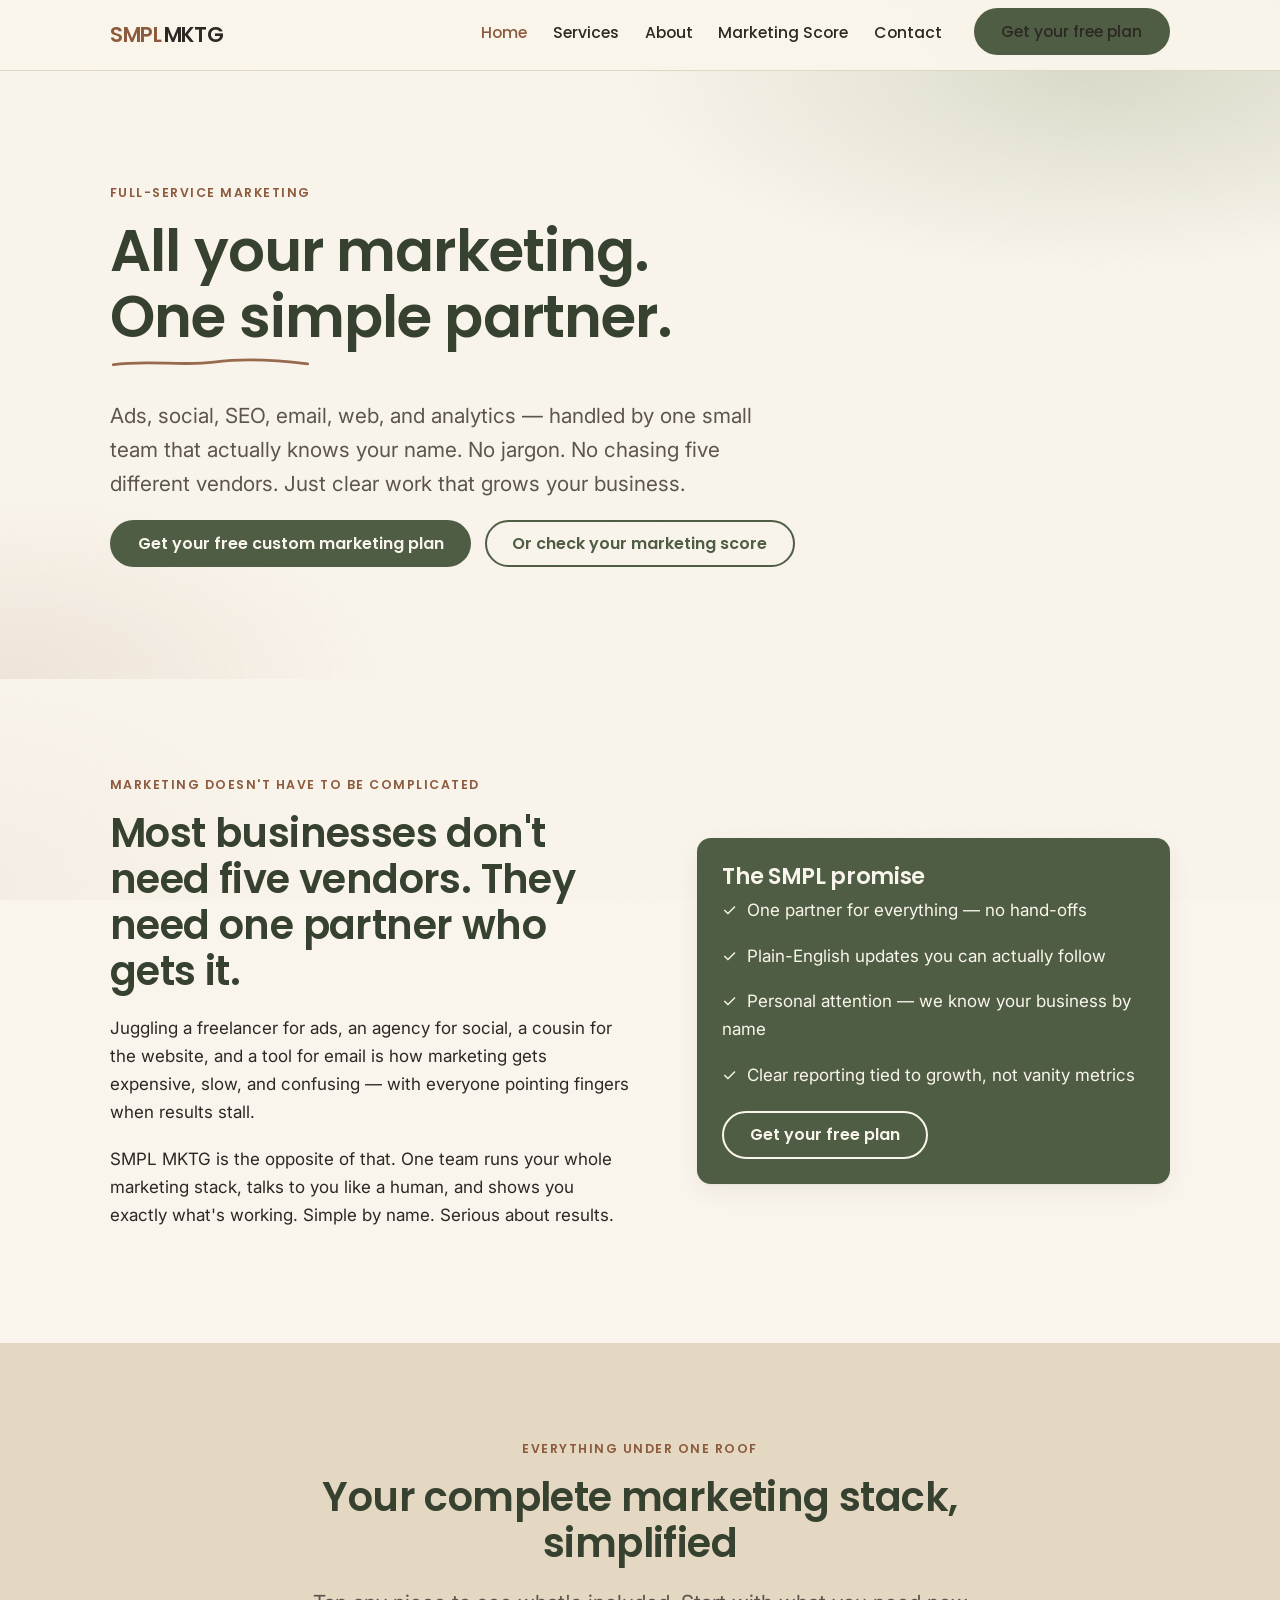
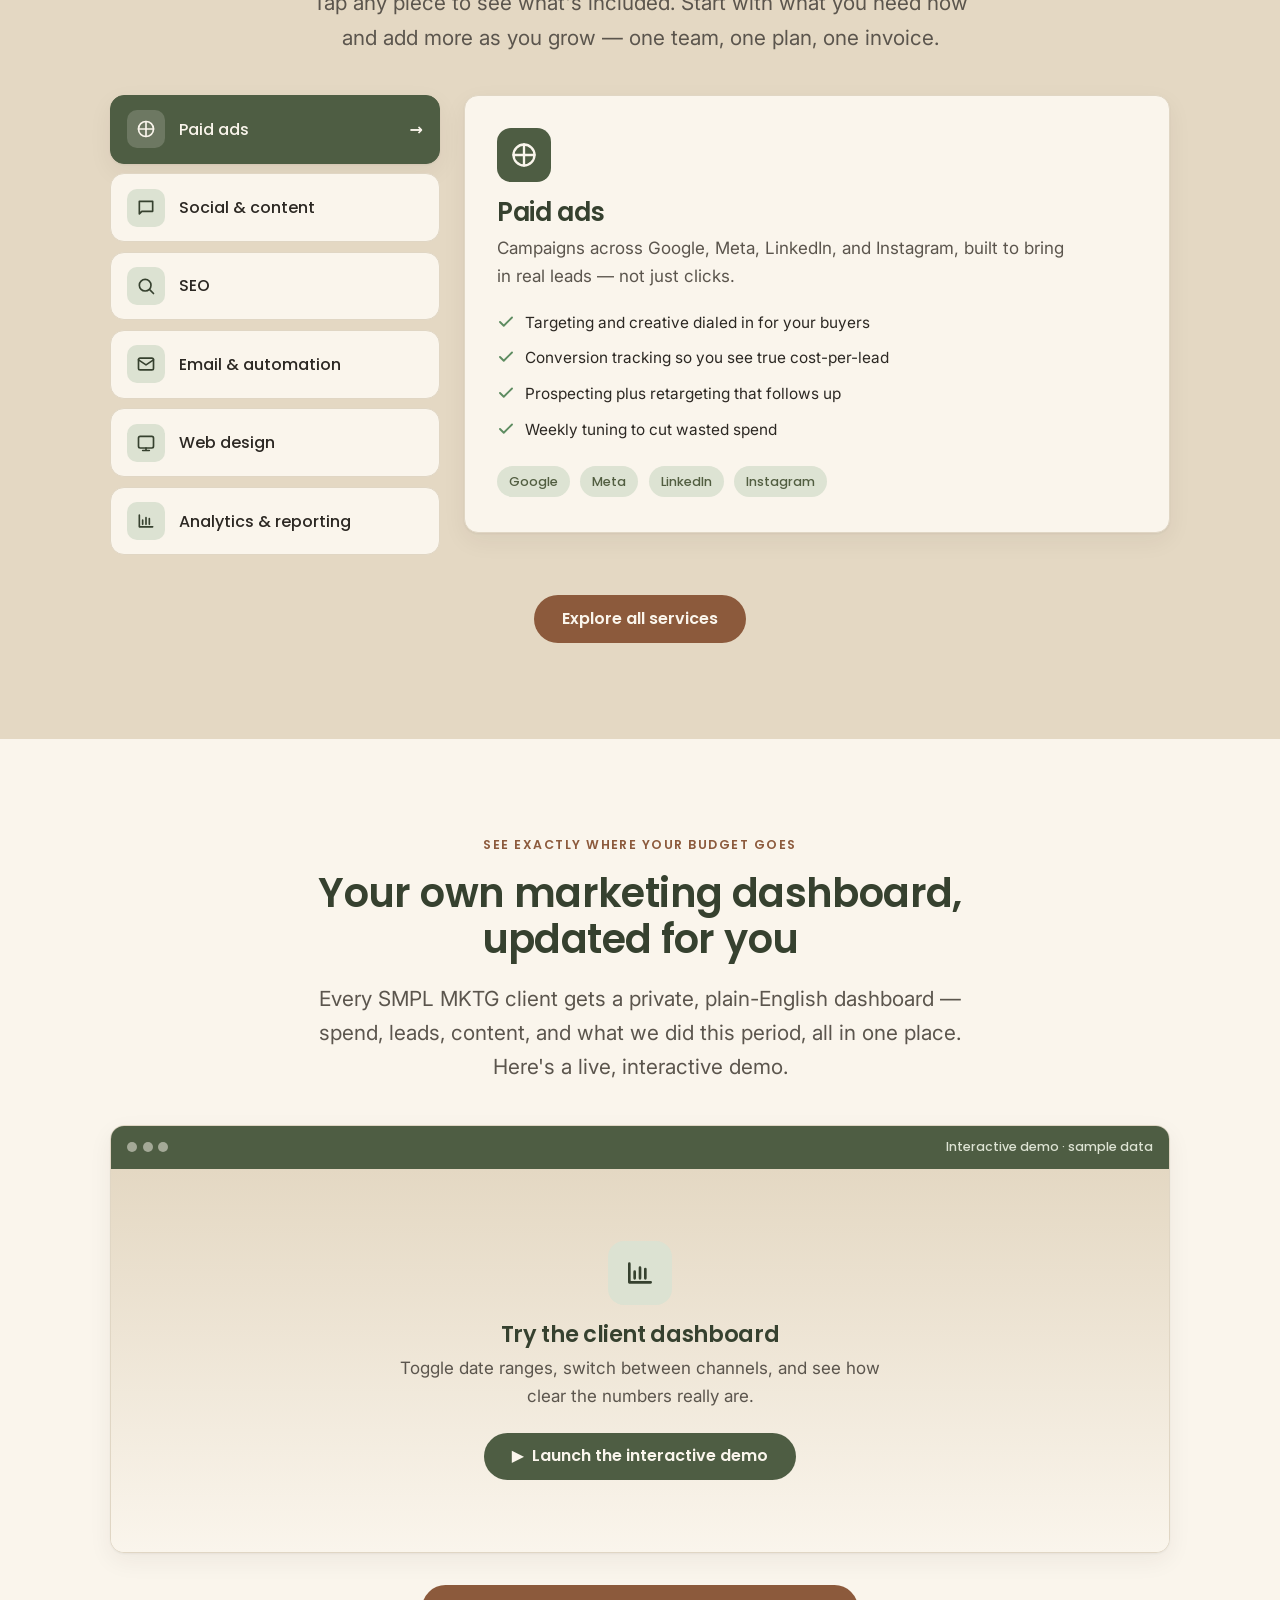
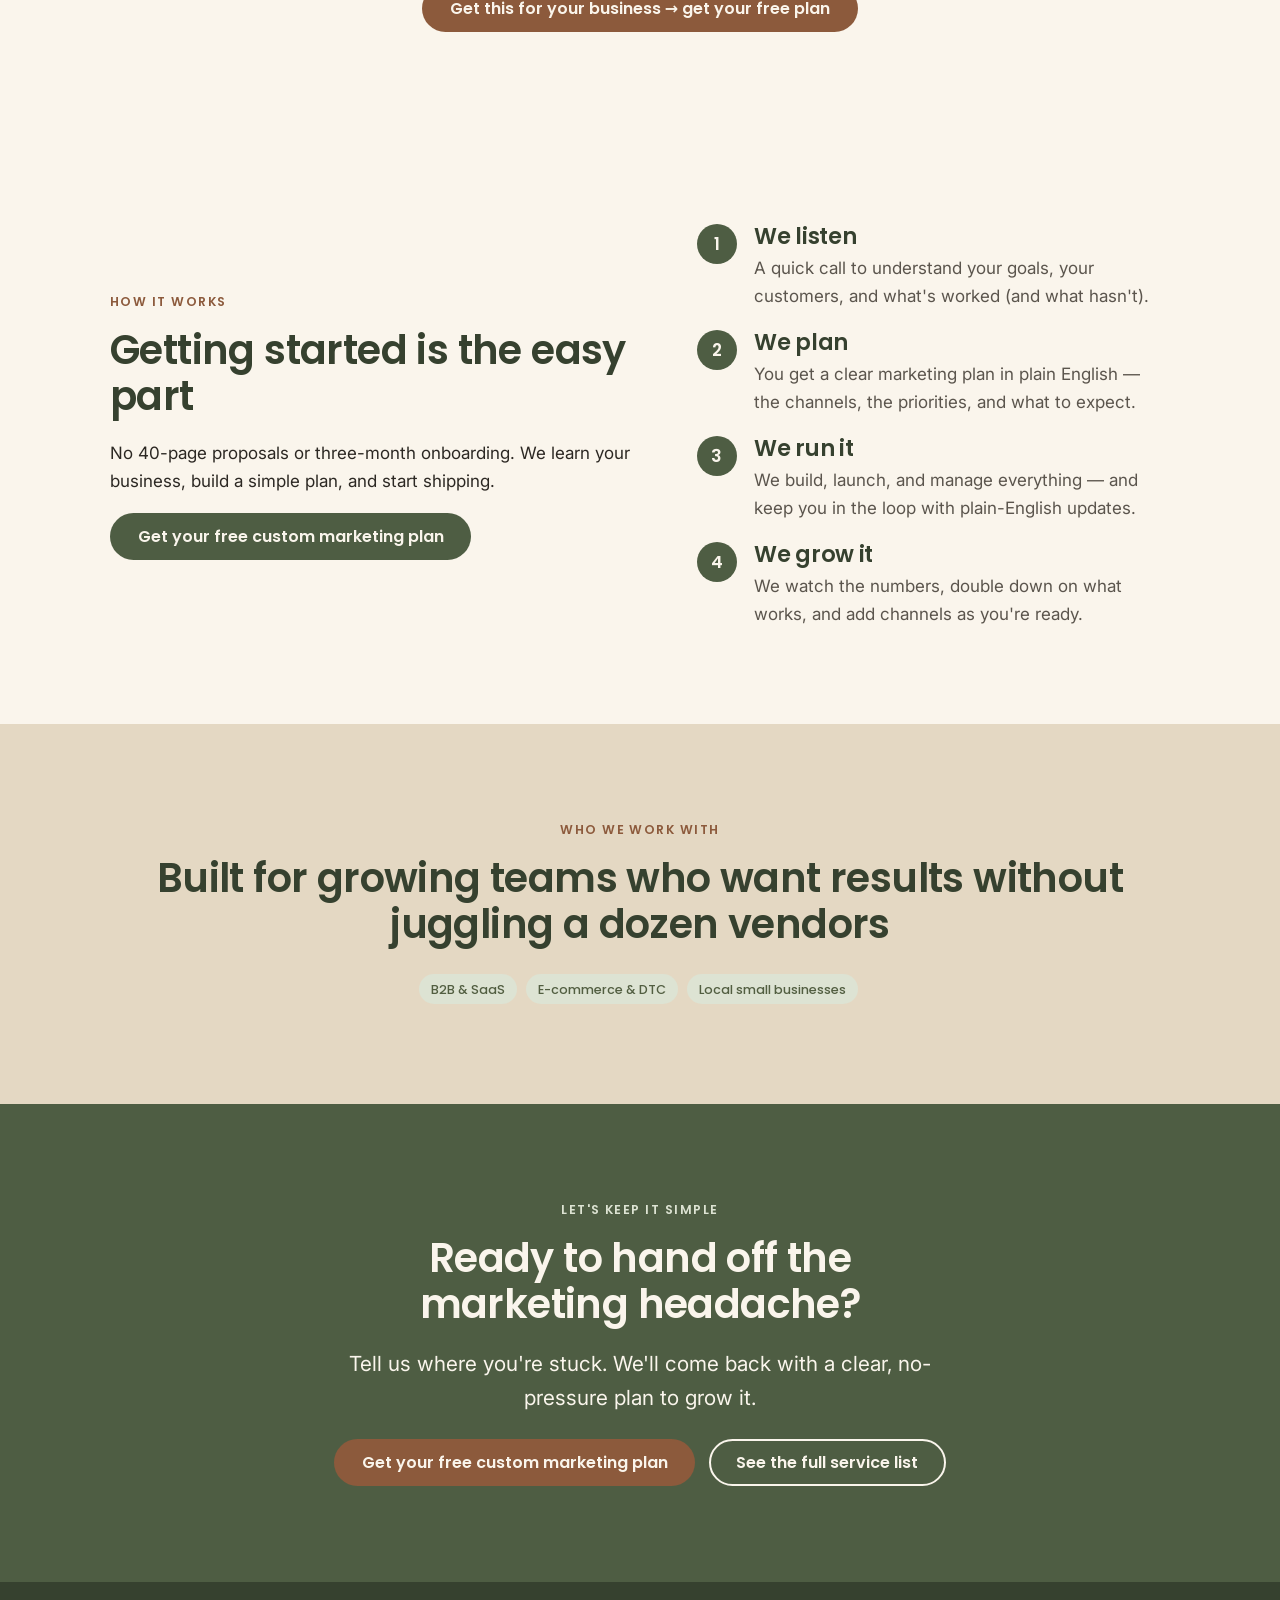
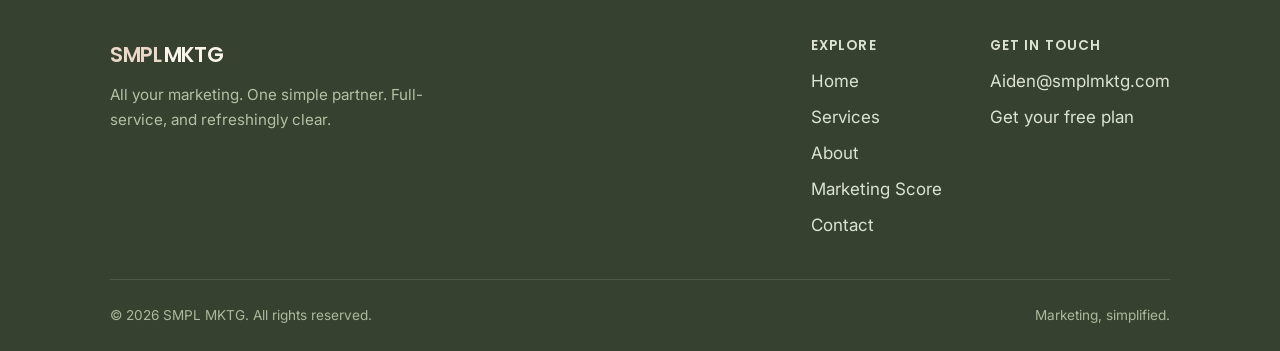
<file: index.html>
<!DOCTYPE html>
<html lang="en">
<head>
<meta charset="UTF-8">
<meta name="viewport" content="width=device-width, initial-scale=1">
<title>SMPL MKTG — All your marketing. One simple partner.</title>
<meta name="description" content="SMPL MKTG is a full-service marketing partner for growing businesses. Ads, social, SEO, email, web, and analytics — handled by one team, in plain English.">
<link rel="canonical" href="https://smplmktg.com/">
<meta property="og:type" content="website">
<meta property="og:title" content="SMPL MKTG — Marketing, simplified.">
<meta property="og:description" content="One simple partner for your entire marketing stack. Ads, social, SEO, email, web, and analytics — done for you.">
<meta property="og:url" content="https://smplmktg.com/">
<meta property="og:image" content="https://smplmktg.com/assets/og-image.png">
<meta name="twitter:card" content="summary_large_image">
<link rel="icon" href="assets/favicon.svg" type="image/svg+xml">
<link rel="preconnect" href="https://fonts.googleapis.com">
<link rel="preconnect" href="https://fonts.gstatic.com" crossorigin>
<link href="https://fonts.googleapis.com/css2?family=Poppins:wght@500;600;700&family=Inter:wght@400;500;600&display=swap" rel="stylesheet">
<link rel="stylesheet" href="assets/css/styles.css">
</head>
<body>
<a class="skip-link" href="#main">Skip to content</a>

<!-- ============ HEADER ============ -->
<header class="site-header">
  <div class="container nav">
    <a class="brand" href="index.html"><span class="smpl">SMPL</span><span class="mktg">MKTG</span></a>
    <button class="nav-toggle" aria-label="Menu" aria-controls="nav-links" aria-expanded="false">
      <span></span><span></span><span></span>
    </button>
    <ul class="nav-links" id="nav-links">
      <li><a href="index.html">Home</a></li>
      <li><a href="services.html">Services</a></li>
      <li><a href="about.html">About</a></li>
      <li><a href="marketing-score.html">Marketing Score</a></li>
      <li><a href="contact.html">Contact</a></li>
      <li class="nav-cta"><a class="btn btn--primary" href="contact.html">Get your free plan</a></li>
    </ul>
  </div>
</header>

<main id="main">

<!-- ============ HERO ============ -->
<section class="hero">
  <div class="container">
    <p class="eyebrow">Full-service marketing</p>
    <h1>All your marketing. One simple partner.</h1>
    <p class="lead">Ads, social, SEO, email, web, and analytics — handled by one small team that actually knows your name. No jargon. No chasing five different vendors. Just clear work that grows your business.</p>
    <div class="btn-row">
      <a class="btn btn--primary" href="contact.html">Get your free custom marketing plan</a>
      <a class="btn btn--ghost" href="marketing-score.html">Or check your marketing score</a>
    </div>
  </div>
</section>

<!-- ============ PROBLEM / PROMISE ============ -->
<section class="section">
  <div class="container">
    <div class="split">
      <div>
        <p class="eyebrow">Marketing doesn't have to be complicated</p>
        <h2>Most businesses don't need five vendors. They need one partner who gets it.</h2>
        <p>Juggling a freelancer for ads, an agency for social, a cousin for the website, and a tool for email is how marketing gets expensive, slow, and confusing — with everyone pointing fingers when results stall.</p>
        <p>SMPL MKTG is the opposite of that. One team runs your whole marketing stack, talks to you like a human, and shows you exactly what's working. Simple by name. Serious about results.</p>
      </div>
      <div class="card panel-forest">
        <h3>The SMPL promise</h3>
        <ul class="stack" style="list-style:none;padding:0;margin:0;">
          <li>✓ &nbsp;One partner for everything — no hand-offs</li>
          <li>✓ &nbsp;Plain-English updates you can actually follow</li>
          <li>✓ &nbsp;Personal attention — we know your business by name</li>
          <li>✓ &nbsp;Clear reporting tied to growth, not vanity metrics</li>
        </ul>
        <p style="margin-top:1.4rem;margin-bottom:0;">
          <a class="btn btn--ghost" href="contact.html">Get your free plan</a>
        </p>
      </div>
    </div>
  </div>
</section>

<!-- ============ SERVICES OVERVIEW ============ -->
<section class="section section--sand">
  <div class="container">
    <div class="center" style="max-width:60ch;margin-inline:auto;">
      <p class="eyebrow">Everything under one roof</p>
      <h2>Your complete marketing stack, simplified</h2>
      <p class="lead">Tap any piece to see what's included. Start with what you need now and add more as you grow — one team, one plan, one invoice.</p>
    </div>
    <div class="stack-explorer" id="stackExplorer">
      <div class="stack-list" role="tablist" aria-label="Marketing services">
        <button class="stack-tab is-active" data-svc="ads" type="button"><span class="ic"><svg viewBox="0 0 24 24" fill="none" stroke="currentColor" stroke-width="2" stroke-linecap="round" stroke-linejoin="round"><circle cx="12" cy="12" r="9"/><path d="M12 3v18M3 12h18"/></svg></span><span>Paid ads</span><span class="arrow" aria-hidden="true">→</span></button>
        <button class="stack-tab" data-svc="social" type="button"><span class="ic"><svg viewBox="0 0 24 24" fill="none" stroke="currentColor" stroke-width="2" stroke-linecap="round" stroke-linejoin="round"><path d="M4 4h16v12H7l-3 3z"/></svg></span><span>Social &amp; content</span><span class="arrow" aria-hidden="true">→</span></button>
        <button class="stack-tab" data-svc="seo" type="button"><span class="ic"><svg viewBox="0 0 24 24" fill="none" stroke="currentColor" stroke-width="2" stroke-linecap="round" stroke-linejoin="round"><circle cx="11" cy="11" r="7"/><path d="M21 21l-4.3-4.3"/></svg></span><span>SEO</span><span class="arrow" aria-hidden="true">→</span></button>
        <button class="stack-tab" data-svc="email" type="button"><span class="ic"><svg viewBox="0 0 24 24" fill="none" stroke="currentColor" stroke-width="2" stroke-linecap="round" stroke-linejoin="round"><rect x="3" y="5" width="18" height="14" rx="2"/><path d="M3 7l9 6 9-6"/></svg></span><span>Email &amp; automation</span><span class="arrow" aria-hidden="true">→</span></button>
        <button class="stack-tab" data-svc="web" type="button"><span class="ic"><svg viewBox="0 0 24 24" fill="none" stroke="currentColor" stroke-width="2" stroke-linecap="round" stroke-linejoin="round"><rect x="3" y="4" width="18" height="14" rx="2"/><path d="M8 21h8M12 18v3"/></svg></span><span>Web design</span><span class="arrow" aria-hidden="true">→</span></button>
        <button class="stack-tab" data-svc="analytics" type="button"><span class="ic"><svg viewBox="0 0 24 24" fill="none" stroke="currentColor" stroke-width="2" stroke-linecap="round" stroke-linejoin="round"><path d="M4 19V5M4 19h16M8 16v-5M12 16V8M16 16v-7"/></svg></span><span>Analytics &amp; reporting</span><span class="arrow" aria-hidden="true">→</span></button>
      </div>
      <div class="stack-detail" id="stackDetail" aria-live="polite"></div>
    </div>
    <div class="center" style="margin-top:2.5rem;">
      <a class="btn btn--clay" href="services.html">Explore all services</a>
    </div>
  </div>
</section>

<!-- ============ CLIENT DASHBOARD DEMO ============ -->
<section class="section" id="dashboard">
  <div class="container">
    <div class="center" style="max-width:64ch;margin-inline:auto;">
      <p class="eyebrow">See exactly where your budget goes</p>
      <h2>Your own marketing dashboard, updated for you</h2>
      <p class="lead">Every SMPL MKTG client gets a private, plain-English dashboard — spend, leads, content, and what we did this period, all in one place. Here's a live, interactive demo.</p>
    </div>
    <div style="margin-top:2.5rem;">
      <div id="dashTeaser" class="dash-teaser">
        <div class="dash-teaser__bar">
          <span class="dash-teaser__dots" aria-hidden="true"><i></i><i></i><i></i></span>
          <span class="dash-teaser__tag">Interactive demo · sample data</span>
        </div>
        <div class="dash-teaser__body">
          <div class="dash-teaser__icon" aria-hidden="true"><svg viewBox="0 0 24 24" fill="none" stroke="currentColor" stroke-width="2" stroke-linecap="round" stroke-linejoin="round"><path d="M4 19V5M4 19h16M8 16v-5M12 16V8M16 16v-7"/></svg></div>
          <h3>Try the client dashboard</h3>
          <p>Toggle date ranges, switch between channels, and see how clear the numbers really are.</p>
          <button class="btn btn--primary" id="dashLaunch" type="button">▶ &nbsp;Launch the interactive demo</button>
        </div>
      </div>
      <div id="dashFrameHolder"></div>
    </div>
    <div class="center" style="margin-top:2rem;">
      <a class="btn btn--clay" href="contact.html">Get this for your business → get your free plan</a>
    </div>
  </div>
</section>

<!-- ============ HOW WE WORK ============ -->
<section class="section">
  <div class="container">
    <div class="split">
      <div>
        <p class="eyebrow">How it works</p>
        <h2>Getting started is the easy part</h2>
        <p>No 40-page proposals or three-month onboarding. We learn your business, build a simple plan, and start shipping.</p>
        <a class="btn btn--primary" href="contact.html">Get your free custom marketing plan</a>
      </div>
      <div class="steps">
        <div class="step"><div class="n"></div><div><h3>We listen</h3><p>A quick call to understand your goals, your customers, and what's worked (and what hasn't).</p></div></div>
        <div class="step"><div class="n"></div><div><h3>We plan</h3><p>You get a clear marketing plan in plain English — the channels, the priorities, and what to expect.</p></div></div>
        <div class="step"><div class="n"></div><div><h3>We run it</h3><p>We build, launch, and manage everything — and keep you in the loop with plain-English updates.</p></div></div>
        <div class="step"><div class="n"></div><div><h3>We grow it</h3><p>We watch the numbers, double down on what works, and add channels as you're ready.</p></div></div>
      </div>
    </div>
  </div>
</section>

<!-- ============ WHO WE SERVE ============ -->
<section class="section section--sand">
  <div class="container center">
    <p class="eyebrow">Who we work with</p>
    <h2>Built for growing teams who want results without juggling a dozen vendors</h2>
    <div style="margin-top:1.5rem;">
      <span class="pill">B2B &amp; SaaS</span>
      <span class="pill">E-commerce &amp; DTC</span>
      <span class="pill">Local small businesses</span>
    </div>
  </div>
</section>

<!-- ============ CTA BAND ============ -->
<section class="section section--forest cta-band">
  <div class="container">
    <p class="eyebrow">Let's keep it simple</p>
    <h2>Ready to hand off the marketing headache?</h2>
    <p class="lead">Tell us where you're stuck. We'll come back with a clear, no-pressure plan to grow it.</p>
    <div class="btn-row center" style="margin-top:1.5rem;">
      <a class="btn btn--clay" href="contact.html">Get your free custom marketing plan</a>
      <a class="btn btn--ghost" href="services.html">See the full service list</a>
    </div>
  </div>
</section>

</main>

<!-- ============ FOOTER ============ -->
<footer class="site-footer">
  <div class="container">
    <div class="footer-top">
      <div class="footer-brand">
        <a class="brand" href="index.html"><span class="smpl" style="color:var(--clay-tint)">SMPL</span><span class="mktg">MKTG</span></a>
        <p>All your marketing. One simple partner. Full-service, and refreshingly clear.</p>
      </div>
      <div class="footer-cols">
        <div class="footer-col">
          <h4>Explore</h4>
          <ul>
            <li><a href="index.html">Home</a></li>
            <li><a href="services.html">Services</a></li>
            <li><a href="about.html">About</a></li>
            <li><a href="marketing-score.html">Marketing Score</a></li>
            <li><a href="contact.html">Contact</a></li>
          </ul>
        </div>
        <div class="footer-col">
          <h4>Get in touch</h4>
          <ul>
            <li><a href="mailto:Aiden@smplmktg.com">Aiden@smplmktg.com</a></li>
            <li><a href="contact.html">Get your free plan</a></li>
          </ul>
        </div>
      </div>
    </div>
    <div class="footer-bottom">
      <span>&copy; <span id="year">2026</span> SMPL MKTG. All rights reserved.</span>
      <span>Marketing, simplified.</span>
    </div>
  </div>
</footer>

<script src="assets/js/main.js"></script>
</body>
</html>
</file>
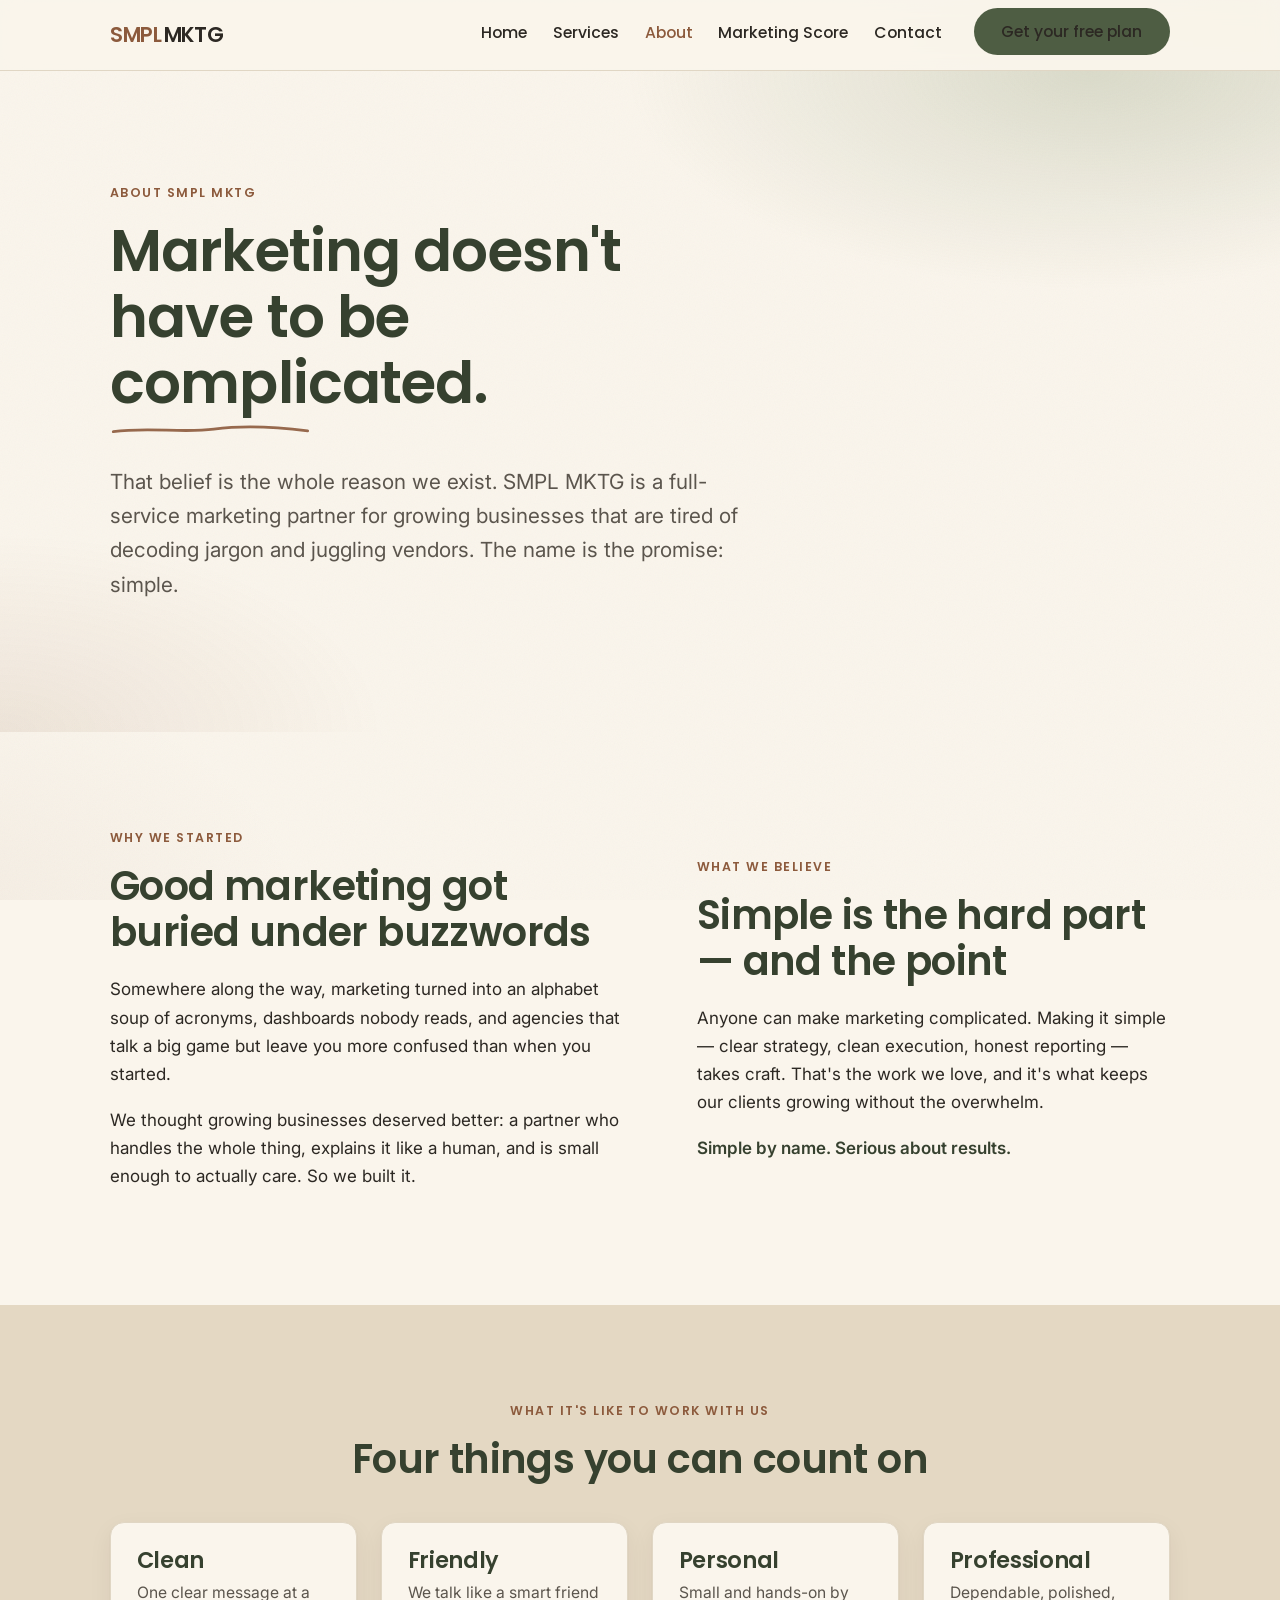
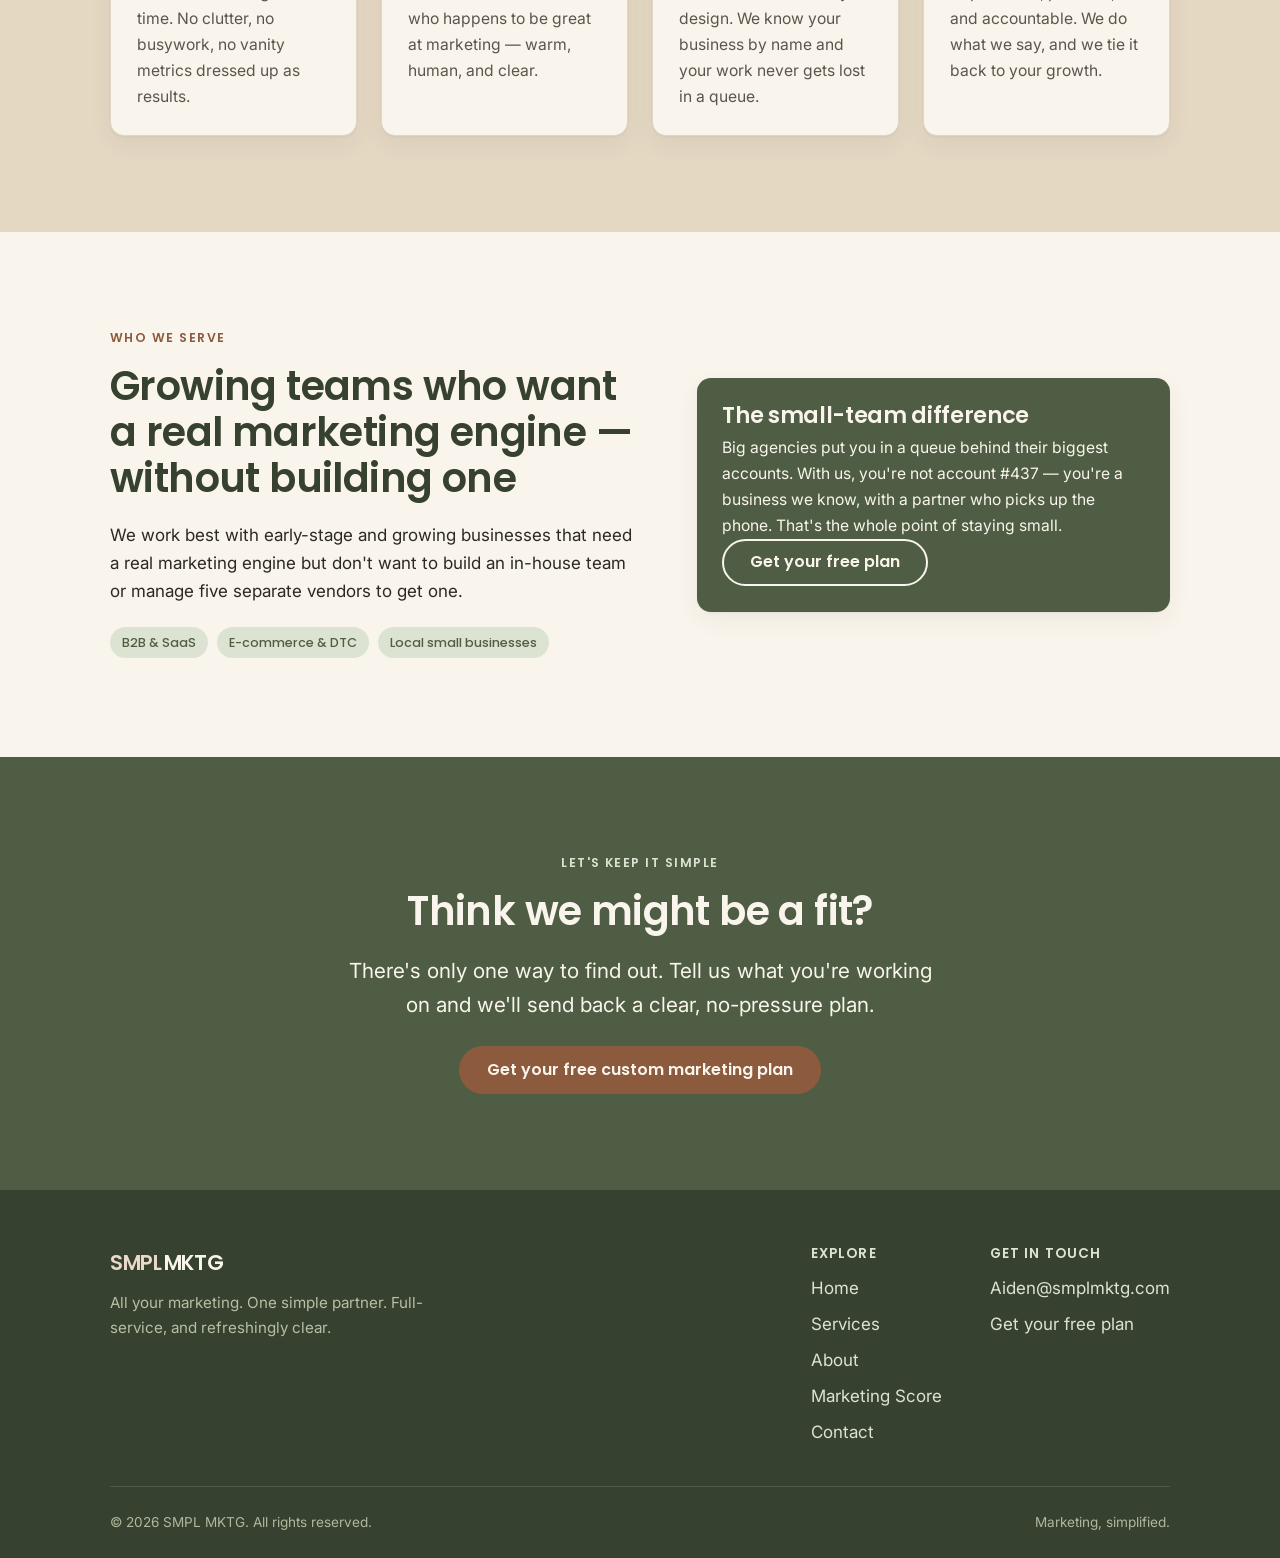
<file: about.html>
<!DOCTYPE html>
<html lang="en">
<head>
<meta charset="UTF-8">
<meta name="viewport" content="width=device-width, initial-scale=1">
<title>About — SMPL MKTG | Marketing, made simple</title>
<meta name="description" content="SMPL MKTG is a full-service marketing partner built on one idea: marketing doesn't have to be complicated. Meet the team that keeps it simple, personal, and results-driven.">
<link rel="canonical" href="https://smplmktg.com/about.html">
<meta property="og:type" content="website">
<meta property="og:title" content="About — SMPL MKTG">
<meta property="og:description" content="Marketing doesn't have to be complicated. Meet the team that keeps it simple, personal, and results-driven.">
<meta property="og:url" content="https://smplmktg.com/about.html">
<meta property="og:image" content="https://smplmktg.com/assets/og-image.png">
<meta name="twitter:card" content="summary_large_image">
<link rel="icon" href="assets/favicon.svg" type="image/svg+xml">
<link rel="preconnect" href="https://fonts.googleapis.com">
<link rel="preconnect" href="https://fonts.gstatic.com" crossorigin>
<link href="https://fonts.googleapis.com/css2?family=Poppins:wght@500;600;700&family=Inter:wght@400;500;600&display=swap" rel="stylesheet">
<link rel="stylesheet" href="assets/css/styles.css">
</head>
<body>
<a class="skip-link" href="#main">Skip to content</a>

<header class="site-header">
  <div class="container nav">
    <a class="brand" href="index.html"><span class="smpl">SMPL</span><span class="mktg">MKTG</span></a>
    <button class="nav-toggle" aria-label="Menu" aria-controls="nav-links" aria-expanded="false">
      <span></span><span></span><span></span>
    </button>
    <ul class="nav-links" id="nav-links">
      <li><a href="index.html">Home</a></li>
      <li><a href="services.html">Services</a></li>
      <li><a href="about.html">About</a></li>
      <li><a href="marketing-score.html">Marketing Score</a></li>
      <li><a href="contact.html">Contact</a></li>
      <li class="nav-cta"><a class="btn btn--primary" href="contact.html">Get your free plan</a></li>
    </ul>
  </div>
</header>

<main id="main">

<!-- HERO -->
<section class="hero">
  <div class="container">
    <p class="eyebrow">About SMPL MKTG</p>
    <h1>Marketing doesn't have to be complicated.</h1>
    <p class="lead">That belief is the whole reason we exist. SMPL MKTG is a full-service marketing partner for growing businesses that are tired of decoding jargon and juggling vendors. The name is the promise: simple.</p>
  </div>
</section>

<!-- STORY -->
<section class="section">
  <div class="container">
    <div class="split">
      <div>
        <p class="eyebrow">Why we started</p>
        <h2>Good marketing got buried under buzzwords</h2>
        <p>Somewhere along the way, marketing turned into an alphabet soup of acronyms, dashboards nobody reads, and agencies that talk a big game but leave you more confused than when you started.</p>
        <p>We thought growing businesses deserved better: a partner who handles the whole thing, explains it like a human, and is small enough to actually care. So we built it.</p>
      </div>
      <div>
        <p class="eyebrow">What we believe</p>
        <h2>Simple is the hard part — and the point</h2>
        <p>Anyone can make marketing complicated. Making it simple — clear strategy, clean execution, honest reporting — takes craft. That's the work we love, and it's what keeps our clients growing without the overwhelm.</p>
        <p><strong>Simple by name. Serious about results.</strong></p>
      </div>
    </div>
  </div>
</section>

<!-- VALUES -->
<section class="section section--sand">
  <div class="container">
    <div class="center" style="max-width:56ch;margin-inline:auto;">
      <p class="eyebrow">What it's like to work with us</p>
      <h2>Four things you can count on</h2>
    </div>
    <div class="grid grid--4" style="margin-top:2.5rem;">
      <div class="card">
        <h3>Clean</h3>
        <p>One clear message at a time. No clutter, no busywork, no vanity metrics dressed up as results.</p>
      </div>
      <div class="card">
        <h3>Friendly</h3>
        <p>We talk like a smart friend who happens to be great at marketing — warm, human, and clear.</p>
      </div>
      <div class="card">
        <h3>Personal</h3>
        <p>Small and hands-on by design. We know your business by name and your work never gets lost in a queue.</p>
      </div>
      <div class="card">
        <h3>Professional</h3>
        <p>Dependable, polished, and accountable. We do what we say, and we tie it back to your growth.</p>
      </div>
    </div>
  </div>
</section>

<!-- WHO WE SERVE -->
<section class="section">
  <div class="container">
    <div class="split">
      <div>
        <p class="eyebrow">Who we serve</p>
        <h2>Growing teams who want a real marketing engine — without building one</h2>
        <p>We work best with early-stage and growing businesses that need a real marketing engine but don't want to build an in-house team or manage five separate vendors to get one.</p>
        <div style="margin-top:1rem;">
          <span class="pill">B2B &amp; SaaS</span>
          <span class="pill">E-commerce &amp; DTC</span>
          <span class="pill">Local small businesses</span>
        </div>
      </div>
      <div class="card panel-forest">
        <h3>The small-team difference</h3>
        <p>Big agencies put you in a queue behind their biggest accounts. With us, you're not account #437 — you're a business we know, with a partner who picks up the phone. That's the whole point of staying small.</p>
        <p style="margin-bottom:0;"><a class="btn btn--ghost" href="contact.html">Get your free plan</a></p>
      </div>
    </div>
  </div>
</section>

<!-- CTA -->
<section class="section section--forest cta-band">
  <div class="container">
    <p class="eyebrow">Let's keep it simple</p>
    <h2>Think we might be a fit?</h2>
    <p class="lead">There's only one way to find out. Tell us what you're working on and we'll send back a clear, no-pressure plan.</p>
    <div class="btn-row center" style="margin-top:1.5rem;">
      <a class="btn btn--clay" href="contact.html">Get your free custom marketing plan</a>
    </div>
  </div>
</section>

</main>

<footer class="site-footer">
  <div class="container">
    <div class="footer-top">
      <div class="footer-brand">
        <a class="brand" href="index.html"><span class="smpl" style="color:var(--clay-tint)">SMPL</span><span class="mktg">MKTG</span></a>
        <p>All your marketing. One simple partner. Full-service, and refreshingly clear.</p>
      </div>
      <div class="footer-cols">
        <div class="footer-col">
          <h4>Explore</h4>
          <ul>
            <li><a href="index.html">Home</a></li>
            <li><a href="services.html">Services</a></li>
            <li><a href="about.html">About</a></li>
            <li><a href="marketing-score.html">Marketing Score</a></li>
            <li><a href="contact.html">Contact</a></li>
          </ul>
        </div>
        <div class="footer-col">
          <h4>Get in touch</h4>
          <ul>
            <li><a href="mailto:Aiden@smplmktg.com">Aiden@smplmktg.com</a></li>
            <li><a href="contact.html">Get your free plan</a></li>
          </ul>
        </div>
      </div>
    </div>
    <div class="footer-bottom">
      <span>&copy; <span id="year">2026</span> SMPL MKTG. All rights reserved.</span>
      <span>Marketing, simplified.</span>
    </div>
  </div>
</footer>

<script src="assets/js/main.js"></script>
</body>
</html>
</file>
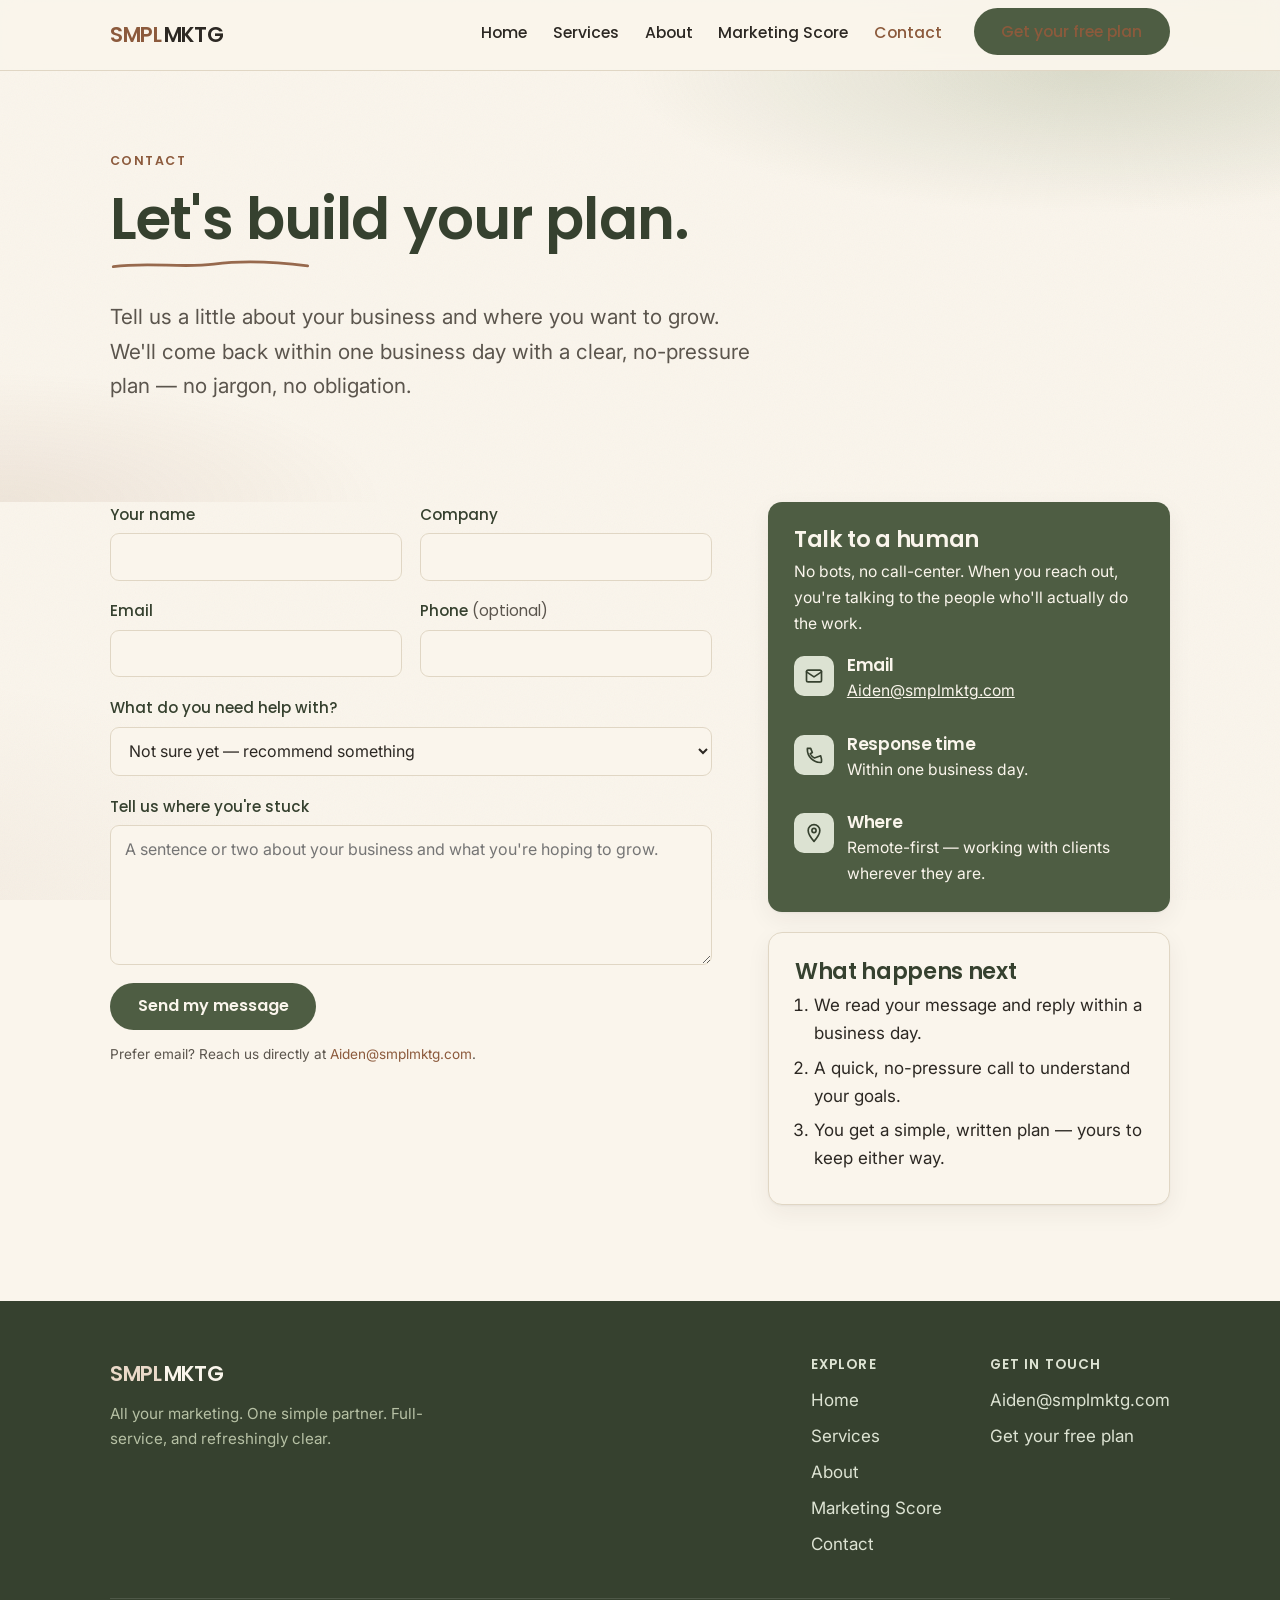
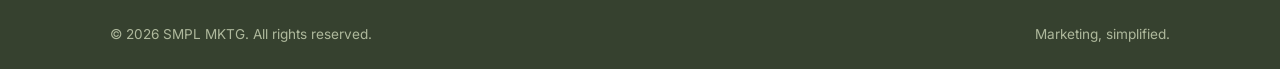
<file: contact.html>
<!DOCTYPE html>
<html lang="en">
<head>
<meta charset="UTF-8">
<meta name="viewport" content="width=device-width, initial-scale=1">
<title>Contact — SMPL MKTG | Get your free custom marketing plan</title>
<meta name="description" content="Tell us where you're stuck and we'll send back a clear, no-pressure marketing plan. Email Aiden@smplmktg.com or use the form — we reply within one business day.">
<link rel="canonical" href="https://smplmktg.com/contact.html">
<meta property="og:type" content="website">
<meta property="og:title" content="Contact — SMPL MKTG">
<meta property="og:description" content="Get a free, no-pressure marketing plan. We reply within one business day.">
<meta property="og:url" content="https://smplmktg.com/contact.html">
<meta property="og:image" content="https://smplmktg.com/assets/og-image.png">
<meta name="twitter:card" content="summary_large_image">
<link rel="icon" href="assets/favicon.svg" type="image/svg+xml">
<link rel="preconnect" href="https://fonts.googleapis.com">
<link rel="preconnect" href="https://fonts.gstatic.com" crossorigin>
<link href="https://fonts.googleapis.com/css2?family=Poppins:wght@500;600;700&family=Inter:wght@400;500;600&display=swap" rel="stylesheet">
<link rel="stylesheet" href="assets/css/styles.css">
</head>
<body>
<a class="skip-link" href="#main">Skip to content</a>

<header class="site-header">
  <div class="container nav">
    <a class="brand" href="index.html"><span class="smpl">SMPL</span><span class="mktg">MKTG</span></a>
    <button class="nav-toggle" aria-label="Menu" aria-controls="nav-links" aria-expanded="false">
      <span></span><span></span><span></span>
    </button>
    <ul class="nav-links" id="nav-links">
      <li><a href="index.html">Home</a></li>
      <li><a href="services.html">Services</a></li>
      <li><a href="about.html">About</a></li>
      <li><a href="marketing-score.html">Marketing Score</a></li>
      <li><a href="contact.html">Contact</a></li>
      <li class="nav-cta"><a class="btn btn--primary" href="contact.html">Get your free plan</a></li>
    </ul>
  </div>
</header>

<main id="main">

<!-- HERO -->
<section class="hero" style="padding-block:clamp(3rem,7vw,5rem);">
  <div class="container">
    <p class="eyebrow">Contact</p>
    <h1>Let's build your plan.</h1>
    <p class="lead">Tell us a little about your business and where you want to grow. We'll come back within one business day with a clear, no-pressure plan — no jargon, no obligation.</p>
  </div>
</section>

<!-- FORM -->
<section class="section" style="padding-top:0;">
  <div class="container">
    <div class="contact-grid">

      <!-- left: form -->
      <div>
        <form id="contact-form" class="form" novalidate>
          <!-- TODO: paste your free Web3Forms access key below (see README → Step 3) -->
          <input type="hidden" name="access_key" value="c4710dcb-b8bf-49f3-93f7-98ae6fb1ec0a">
          <input type="hidden" name="subject" value="New enquiry from SMPLMKTG.com">
          <input type="hidden" name="from_name" value="SMPL MKTG Website">
          <!-- honeypot: hidden anti-spam field, leave blank -->
          <input type="checkbox" name="botcheck" tabindex="-1" autocomplete="off" style="display:none;">

          <div class="grid grid--2" style="gap:1.1rem;">
            <div class="field">
              <label for="name">Your name</label>
              <input id="name" name="name" type="text" autocomplete="name" required>
            </div>
            <div class="field">
              <label for="company">Company</label>
              <input id="company" name="company" type="text" autocomplete="organization">
            </div>
          </div>

          <div class="grid grid--2" style="gap:1.1rem;">
            <div class="field">
              <label for="email">Email</label>
              <input id="email" name="email" type="email" autocomplete="email" required>
            </div>
            <div class="field">
              <label for="phone">Phone <span style="font-weight:400;color:var(--ink-soft)">(optional)</span></label>
              <input id="phone" name="phone" type="tel" autocomplete="tel">
            </div>
          </div>

          <div class="field">
            <label for="interest">What do you need help with?</label>
            <select id="interest" name="interest">
              <option value="Not sure yet — recommend something">Not sure yet — recommend something</option>
              <option value="Paid ads">Paid ads (Google / Meta / LinkedIn / Instagram)</option>
              <option value="Social & content">Social &amp; content</option>
              <option value="SEO">SEO</option>
              <option value="Email & automation">Email &amp; automation</option>
              <option value="Web design">Web design</option>
              <option value="Analytics & reporting">Analytics &amp; reporting</option>
              <option value="The full stack">The full stack — all of it</option>
            </select>
          </div>

          <div class="field">
            <label for="message">Tell us where you're stuck</label>
            <textarea id="message" name="message" placeholder="A sentence or two about your business and what you're hoping to grow." required></textarea>
          </div>

          <div id="form-status" class="form-status" role="status" aria-live="polite"></div>

          <div>
            <button type="submit" class="btn btn--primary">Send my message</button>
            <p class="form-note" style="margin-top:.8rem;">Prefer email? Reach us directly at <a href="mailto:Aiden@smplmktg.com">Aiden@smplmktg.com</a>.</p>
          </div>
        </form>
      </div>

      <!-- right: details -->
      <aside>
        <div class="card panel-forest">
          <h3 style="color:var(--cream)">Talk to a human</h3>
          <p style="color:var(--cream);">No bots, no call-center. When you reach out, you're talking to the people who'll actually do the work.</p>

          <div class="contact-detail" style="margin-top:1.2rem;">
            <div class="icon" aria-hidden="true"><svg viewBox="0 0 24 24" fill="none" stroke="currentColor" stroke-width="2" stroke-linecap="round" stroke-linejoin="round"><rect x="3" y="5" width="18" height="14" rx="2"/><path d="M3 7l9 6 9-6"/></svg></div>
            <div>
              <h4 style="color:var(--cream)">Email</h4>
              <p style="color:var(--cream);"><a href="mailto:Aiden@smplmktg.com" style="color:var(--cream);text-decoration:underline;">Aiden@smplmktg.com</a></p>
            </div>
          </div>

          <div class="contact-detail">
            <div class="icon" aria-hidden="true"><svg viewBox="0 0 24 24" fill="none" stroke="currentColor" stroke-width="2" stroke-linecap="round" stroke-linejoin="round"><path d="M4 4h4l2 5-2.5 1.5a11 11 0 005 5L20 13l1 4v3a1 1 0 01-1 1A16 16 0 014 5a1 1 0 011-1z"/></svg></div>
            <div>
              <h4 style="color:var(--cream)">Response time</h4>
              <p style="color:var(--cream);">Within one business day.</p>
            </div>
          </div>

          <div class="contact-detail" style="margin-bottom:0;">
            <div class="icon" aria-hidden="true"><svg viewBox="0 0 24 24" fill="none" stroke="currentColor" stroke-width="2" stroke-linecap="round" stroke-linejoin="round"><path d="M12 2a7 7 0 017 7c0 5-7 13-7 13S5 14 5 9a7 7 0 017-7z"/><circle cx="12" cy="9" r="2.5"/></svg></div>
            <div>
              <h4 style="color:var(--cream)">Where</h4>
              <p style="color:var(--cream);">Remote-first — working with clients wherever they are.</p>
            </div>
          </div>
        </div>

        <div class="card" style="margin-top:1.25rem;">
          <h3>What happens next</h3>
          <ol style="margin:0;padding-left:1.2rem;">
            <li>We read your message and reply within a business day.</li>
            <li>A quick, no-pressure call to understand your goals.</li>
            <li>You get a simple, written plan — yours to keep either way.</li>
          </ol>
        </div>
      </aside>

    </div>
  </div>
</section>

</main>

<footer class="site-footer">
  <div class="container">
    <div class="footer-top">
      <div class="footer-brand">
        <a class="brand" href="index.html"><span class="smpl" style="color:var(--clay-tint)">SMPL</span><span class="mktg">MKTG</span></a>
        <p>All your marketing. One simple partner. Full-service, and refreshingly clear.</p>
      </div>
      <div class="footer-cols">
        <div class="footer-col">
          <h4>Explore</h4>
          <ul>
            <li><a href="index.html">Home</a></li>
            <li><a href="services.html">Services</a></li>
            <li><a href="about.html">About</a></li>
            <li><a href="marketing-score.html">Marketing Score</a></li>
            <li><a href="contact.html">Contact</a></li>
          </ul>
        </div>
        <div class="footer-col">
          <h4>Get in touch</h4>
          <ul>
            <li><a href="mailto:Aiden@smplmktg.com">Aiden@smplmktg.com</a></li>
            <li><a href="contact.html">Get your free plan</a></li>
          </ul>
        </div>
      </div>
    </div>
    <div class="footer-bottom">
      <span>&copy; <span id="year">2026</span> SMPL MKTG. All rights reserved.</span>
      <span>Marketing, simplified.</span>
    </div>
  </div>
</footer>

<script src="assets/js/main.js"></script>
</body>
</html>
</file>
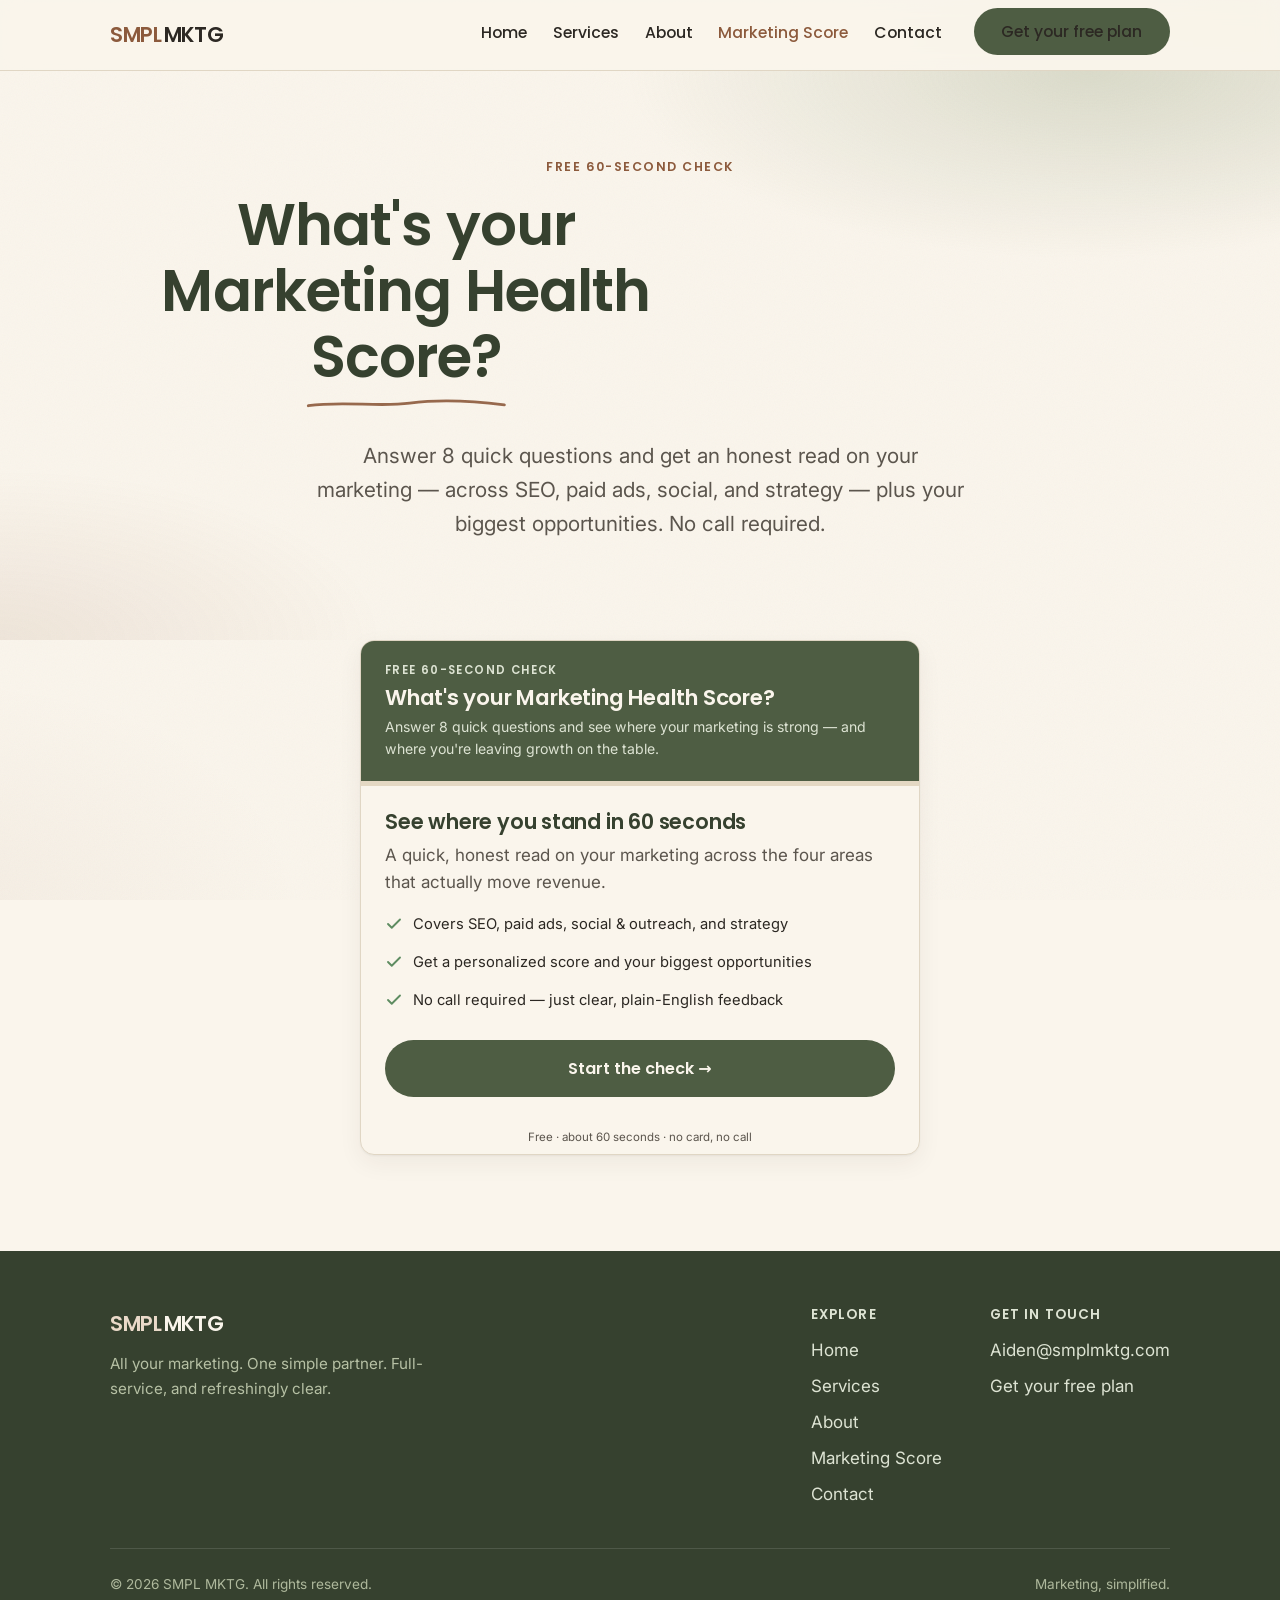
<file: marketing-score.html>
<!DOCTYPE html>
<html lang="en">
<head>
<meta charset="UTF-8">
<meta name="viewport" content="width=device-width, initial-scale=1">
<title>Marketing Health Score — SMPL MKTG</title>
<meta name="description" content="Get your free Marketing Health Score in 60 seconds. Answer 8 quick questions and see where your marketing is strong — and where you're leaving growth on the table.">
<link rel="canonical" href="https://smplmktg.com/marketing-score.html">
<meta property="og:type" content="website">
<meta property="og:title" content="What's your Marketing Health Score? — SMPL MKTG">
<meta property="og:description" content="A free, 60-second check of your marketing across SEO, paid ads, social, and strategy. Get your score and your biggest opportunities.">
<meta property="og:url" content="https://smplmktg.com/marketing-score.html">
<meta property="og:image" content="https://smplmktg.com/assets/og-image.png">
<meta name="twitter:card" content="summary_large_image">
<link rel="icon" href="assets/favicon.svg" type="image/svg+xml">
<link rel="preconnect" href="https://fonts.googleapis.com">
<link rel="preconnect" href="https://fonts.gstatic.com" crossorigin>
<link href="https://fonts.googleapis.com/css2?family=Poppins:wght@500;600;700&family=Inter:wght@400;500;600&display=swap" rel="stylesheet">
<link rel="stylesheet" href="assets/css/styles.css">
<style>
/* ===== Marketing Health Score (grader) — namespaced .smpl-grader ===== */
.smpl-grader{ font-family:var(--font-body); color:var(--ink); background:var(--cream); border:1px solid var(--line); border-radius:var(--radius); overflow:hidden; max-width:560px; margin:0 auto; box-shadow:var(--shadow); line-height:1.55; }
.smpl-grader *{box-sizing:border-box;}
.smpl-grader h1,.smpl-grader h2,.smpl-grader h3{ font-family:var(--font-display); font-weight:600; color:var(--forest-dark); margin:0; line-height:1.2; letter-spacing:-.01em; }
.gr-head{background:var(--forest); color:var(--cream); padding:1.3rem 1.5rem;}
.gr-head .eyebrow{font-family:var(--font-display); font-weight:600; font-size:.72rem; letter-spacing:.12em; text-transform:uppercase; color:var(--sage-tint); margin:0 0 .35rem;}
.gr-head h1{color:var(--cream); font-size:1.35rem;}
.gr-head p{margin:.3rem 0 0; color:var(--sage-tint); font-size:.88rem;}
.gr-prog{height:5px; background:var(--sand);}
.gr-prog span{display:block; height:100%; background:var(--clay); width:0; transition:width .3s ease;}
.gr-body{padding:1.5rem;}
.gr-btn{ font-family:var(--font-display); font-weight:600; font-size:1rem; cursor:pointer; padding:.85rem 1.6rem; border-radius:999px; border:2px solid transparent; transition:all .15s; text-align:center; }
.gr-btn--primary{background:var(--forest); color:var(--cream);}
.gr-btn--primary:hover{background:var(--forest-dark);}
.gr-btn--clay{background:var(--clay); color:var(--cream);}
.gr-btn--clay:hover{background:var(--clay-dark);}
.gr-btn--ghost{background:transparent; color:var(--forest); border-color:var(--forest);}
.gr-btn--ghost:hover{background:var(--forest); color:var(--cream);}
.gr-btn[disabled]{opacity:.45; cursor:not-allowed;}
.gr-btn--full{width:100%;}
.gr-intro h2{font-size:1.3rem; margin-bottom:.5rem;}
.gr-intro p{color:var(--ink-soft); margin:0 0 1.1rem;}
.gr-feats{list-style:none; padding:0; margin:0 0 1.4rem; display:grid; gap:.55rem;}
.gr-feats li{display:flex; gap:.6rem; align-items:flex-start; font-size:.92rem;}
.gr-feats svg{width:18px; height:18px; color:var(--success); flex:none; margin-top:2px;}
.gr-qmeta{font-family:var(--font-display); font-weight:600; font-size:.76rem; letter-spacing:.08em; text-transform:uppercase; color:var(--clay); margin-bottom:.5rem;}
.gr-q h2{font-size:1.18rem; margin-bottom:1.1rem;}
.gr-opts{display:grid; gap:.65rem; margin-bottom:1.4rem;}
.gr-opt{ display:flex; align-items:center; gap:.8rem; text-align:left; width:100%; background:var(--cream); border:1.5px solid var(--line); border-radius:var(--radius-sm); padding:.95rem 1rem; cursor:pointer; font-family:var(--font-body); font-size:.96rem; color:var(--ink); transition:all .15s; }
.gr-opt:hover{border-color:var(--sage); background:#fff;}
.gr-opt.sel{border-color:var(--forest); background:var(--forest-tint);}
.gr-opt .mark{width:20px; height:20px; border-radius:50%; border:2px solid var(--sage); flex:none; display:grid; place-items:center;}
.gr-opt.sel .mark{border-color:var(--forest); background:var(--forest);}
.gr-opt.sel .mark::after{content:""; width:8px; height:8px; border-radius:50%; background:var(--cream);}
.gr-nav{display:flex; justify-content:space-between; gap:.8rem;}
.gr-scorewrap{text-align:center; margin-bottom:1.3rem;}
.ring{margin:0 auto .4rem;}
.grade{font-family:var(--font-display); font-weight:700; font-size:1.25rem;}
.gr-scorewrap .band{font-size:.95rem; color:var(--ink-soft); max-width:38ch; margin:.3rem auto 0;}
.gr-locked{position:relative; border:1px dashed var(--line); border-radius:var(--radius); padding:1.2rem; margin-bottom:1.2rem; overflow:hidden;}
.gr-locked.blur .gr-blurme{filter:blur(6px); opacity:.55; user-select:none; pointer-events:none;}
.gr-lock-overlay{position:absolute; inset:0; display:grid; place-items:center; padding:1rem; background:linear-gradient(180deg,rgba(250,245,236,.4),rgba(250,245,236,.92));}
.gr-lock-overlay .box{text-align:center; max-width:340px;}
.gr-lock-overlay svg{width:30px; height:30px; color:var(--clay); margin-bottom:.4rem;}
.gr-lock-overlay h3{font-size:1.05rem; margin-bottom:.3rem;}
.gr-lock-overlay p{font-size:.86rem; color:var(--ink-soft); margin:0 0 .9rem;}
.gr-form{display:grid; gap:.6rem;}
.gr-form input{ font-family:var(--font-body); font-size:1rem; color:var(--ink); background:var(--cream); border:1.5px solid var(--line); border-radius:var(--radius-sm); padding:.8rem .9rem; width:100%; transition:all .15s; }
.gr-form input:focus{outline:none; border-color:var(--sage); box-shadow:0 0 0 3px rgba(147,160,126,.3);}
.gr-form .err{font-size:.8rem; color:var(--error); display:none;}
.gr-form .err.show{display:block;}
.gr-privacy{font-size:.74rem; color:var(--ink-soft); text-align:center; margin:.2rem 0 0;}
.gr-pillars{display:grid; gap:.9rem; margin-bottom:.4rem;}
.gr-pillar .top{display:flex; justify-content:space-between; font-size:.9rem; margin-bottom:.3rem;}
.gr-pillar .top .v{font-family:var(--font-display); font-weight:600;}
.gr-track{height:9px; background:var(--sand); border-radius:999px; overflow:hidden;}
.gr-fill{height:100%; border-radius:999px; width:0; transition:width .6s ease;}
.gr-recs{display:grid; gap:.7rem; margin:1.2rem 0;}
.gr-rec{display:flex; gap:.7rem; background:var(--sand); border-radius:var(--radius-sm); padding:.85rem .95rem;}
.gr-rec .ic{width:28px; height:28px; border-radius:8px; flex:none; display:grid; place-items:center; background:var(--clay-tint); color:var(--clay-dark);}
.gr-rec .ic svg{width:16px;height:16px;}
.gr-rec h4{font-family:var(--font-display); font-size:.92rem; margin:0 0 .15rem; color:var(--forest-dark);}
.gr-rec p{margin:0; font-size:.85rem; color:var(--ink-soft);}
.gr-cta{background:var(--forest); color:var(--cream); border-radius:var(--radius); padding:1.3rem; text-align:center; margin-top:1.2rem;}
.gr-cta h3{color:var(--cream); font-size:1.15rem; margin-bottom:.3rem;}
.gr-cta p{color:var(--sage-tint); font-size:.9rem; margin:0 0 1rem;}
.smpl-grader .hidden{display:none !important;}
.demo-tag{font-size:.72rem; color:var(--ink-soft); text-align:center; padding:.5rem;}
</style>
</head>
<body>
<a class="skip-link" href="#main">Skip to content</a>

<header class="site-header">
  <div class="container nav">
    <a class="brand" href="index.html"><span class="smpl">SMPL</span><span class="mktg">MKTG</span></a>
    <button class="nav-toggle" aria-label="Menu" aria-controls="nav-links" aria-expanded="false">
      <span></span><span></span><span></span>
    </button>
    <ul class="nav-links" id="nav-links">
      <li><a href="index.html">Home</a></li>
      <li><a href="services.html">Services</a></li>
      <li><a href="about.html">About</a></li>
      <li><a href="marketing-score.html">Marketing Score</a></li>
      <li><a href="contact.html">Contact</a></li>
      <li class="nav-cta"><a class="btn btn--primary" href="contact.html">Get your free plan</a></li>
    </ul>
  </div>
</header>

<main id="main">

<section class="hero" style="padding-block:clamp(3rem,7vw,5rem);">
  <div class="container center">
    <p class="eyebrow" style="display:inline-block;">Free 60-second check</p>
    <h1>What's your Marketing Health Score?</h1>
    <p class="lead measure center">Answer 8 quick questions and get an honest read on your marketing — across SEO, paid ads, social, and strategy — plus your biggest opportunities. No call required.</p>
  </div>
</section>

<section class="section" style="padding-top:0;">
  <div class="container">

    <div class="smpl-grader" id="grader">
      <div class="gr-head">
        <p class="eyebrow">Free 60-second check</p>
        <h1>What's your Marketing Health Score?</h1>
        <p>Answer 8 quick questions and see where your marketing is strong — and where you're leaving growth on the table.</p>
      </div>
      <div class="gr-prog"><span id="prog"></span></div>
      <div class="gr-body" id="grBody"><!-- rendered by JS --></div>
      <div class="demo-tag" id="demoTag">Free &middot; about 60 seconds &middot; no card, no call</div>
    </div>

  </div>
</section>

</main>

<footer class="site-footer">
  <div class="container">
    <div class="footer-top">
      <div class="footer-brand">
        <a class="brand" href="index.html"><span class="smpl" style="color:var(--clay-tint)">SMPL</span><span class="mktg">MKTG</span></a>
        <p>All your marketing. One simple partner. Full-service, and refreshingly clear.</p>
      </div>
      <div class="footer-cols">
        <div class="footer-col">
          <h4>Explore</h4>
          <ul>
            <li><a href="index.html">Home</a></li>
            <li><a href="services.html">Services</a></li>
            <li><a href="about.html">About</a></li>
            <li><a href="marketing-score.html">Marketing Score</a></li>
            <li><a href="contact.html">Contact</a></li>
          </ul>
        </div>
        <div class="footer-col">
          <h4>Get in touch</h4>
          <ul>
            <li><a href="mailto:Aiden@smplmktg.com">Aiden@smplmktg.com</a></li>
            <li><a href="contact.html">Get your free plan</a></li>
          </ul>
        </div>
      </div>
    </div>
    <div class="footer-bottom">
      <span>&copy; <span id="year">2026</span> SMPL MKTG. All rights reserved.</span>
      <span>Marketing, simplified.</span>
    </div>
  </div>
</footer>

<script>
(function(){
  "use strict";

  var QUESTIONS=[
    { pillar:"found", q:"How easily can new customers find you on Google?",
      opts:[{t:"Honestly, they can't",v:0},{t:"Only if they search our exact name",v:5},{t:"We rank for what we actually sell",v:10}] },
    { pillar:"found", q:"How often do you publish content (blog, guides, newsletter)?",
      opts:[{t:"Never",v:0},{t:"Once in a while",v:5},{t:"Consistently, every month",v:10}] },
    { pillar:"paid", q:"Are you running paid ads (Google, Meta, LinkedIn)?",
      opts:[{t:"No",v:0},{t:"Yes, but I'm not sure they work",v:5},{t:"Yes, and they're profitable",v:10}] },
    { pillar:"paid", q:"Do you know what it costs you to get one new customer?",
      opts:[{t:"No idea",v:0},{t:"A rough guess",v:5},{t:"Yes, we track it",v:10}] },
    { pillar:"social", q:"How consistent is your social media presence?",
      opts:[{t:"We rarely post",v:0},{t:"A few times a month",v:5},{t:"Weekly and on-brand",v:10}] },
    { pillar:"social", q:"Do you proactively reach out to new prospects (e.g. cold email)?",
      opts:[{t:"No",v:0},{t:"Manually, once in a while",v:5},{t:"Yes, with a steady system",v:10}] },
    { pillar:"strategy", q:"Can you tell which marketing brings the best return?",
      opts:[{t:"No",v:0},{t:"Sort of",v:5},{t:"Clearly, with numbers",v:10}] },
    { pillar:"strategy", q:"Do you have a written marketing plan for the next 90 days?",
      opts:[{t:"No",v:0},{t:"Loosely, in my head",v:5},{t:"Yes, documented",v:10}] }
  ];

  var PILLARS={
    found:   { label:"Getting found (SEO & content)", ic:"search" },
    paid:    { label:"Paid ads", ic:"target" },
    social:  { label:"Social & outreach", ic:"chat" },
    strategy:{ label:"Strategy & tracking", ic:"chart" }
  };

  var RECS={
    found:{
      low:"You're nearly invisible on Google. A focused SEO + content plan puts you in front of people already searching for what you sell.",
      mid:"You've made a start, but you're leaving easy organic traffic on the table. Consistent content compounds every single month.",
      high:"Strong organic presence — keep feeding it. The next lever is turning that traffic into more booked calls."
    },
    paid:{
      low:"You're leaving new leads to chance. Even a small, well-targeted ad budget creates a predictable flow of inquiries.",
      mid:"You're spending but flying a bit blind. Proper tracking shows which dollar actually brings customers — and cuts the waste.",
      high:"Your paid engine works. Scaling carefully and testing fresh creative is how you grow from here."
    },
    social:{
      low:"Your brand goes quiet between posts. A simple, consistent calendar keeps you top-of-mind without eating your time.",
      mid:"You're posting, but it's sporadic. Consistency plus light outreach turns followers into real conversations.",
      high:"Great rhythm. Layering in systematic outbound would multiply the pipeline you're already building."
    },
    strategy:{
      low:"Without tracking, every budget decision is a guess. This is the single highest-leverage fix for your marketing.",
      mid:"You have a feel for it, but numbers beat instinct. Clear reporting and a 90-day plan make growth intentional.",
      high:"You run marketing like an operator. A live dashboard would give you that clarity in real time, anytime."
    }
  };

  var ICONS={
    check:'<svg viewBox="0 0 24 24" fill="none" stroke="currentColor" stroke-width="2.5" stroke-linecap="round" stroke-linejoin="round"><path d="M20 6 9 17l-5-5"/></svg>',
    lock:'<svg viewBox="0 0 24 24" fill="none" stroke="currentColor" stroke-width="2" stroke-linecap="round" stroke-linejoin="round"><rect x="3" y="11" width="18" height="11" rx="2"/><path d="M7 11V7a5 5 0 0 1 10 0v4"/></svg>',
    search:'<svg viewBox="0 0 24 24" fill="none" stroke="currentColor" stroke-width="2" stroke-linecap="round" stroke-linejoin="round"><circle cx="11" cy="11" r="8"/><path d="m21 21-4.3-4.3"/></svg>',
    target:'<svg viewBox="0 0 24 24" fill="none" stroke="currentColor" stroke-width="2" stroke-linecap="round" stroke-linejoin="round"><circle cx="12" cy="12" r="10"/><circle cx="12" cy="12" r="6"/><circle cx="12" cy="12" r="2"/></svg>',
    chat:'<svg viewBox="0 0 24 24" fill="none" stroke="currentColor" stroke-width="2" stroke-linecap="round" stroke-linejoin="round"><path d="M21 15a2 2 0 0 1-2 2H7l-4 4V5a2 2 0 0 1 2-2h14a2 2 0 0 1 2 2z"/></svg>',
    chart:'<svg viewBox="0 0 24 24" fill="none" stroke="currentColor" stroke-width="2" stroke-linecap="round" stroke-linejoin="round"><path d="M3 3v18h18"/><path d="m19 9-5 5-4-4-3 3"/></svg>'
  };

  var state={ step:-1, answers:new Array(QUESTIONS.length).fill(null), unlocked:false };
  var body=document.getElementById("grBody");
  var prog=document.getElementById("prog");
  var demoTag=document.getElementById("demoTag");

  function setProg(){
    var pct = state.step<0 ? 0 : (state.step>=QUESTIONS.length ? 100 : Math.round(state.step/QUESTIONS.length*100));
    prog.style.width=pct+"%";
  }

  function scores(){
    var by={found:0,paid:0,social:0,strategy:0}, max={found:0,paid:0,social:0,strategy:0};
    QUESTIONS.forEach(function(q,i){
      max[q.pillar]+=10;
      by[q.pillar]+= (state.answers[i]!=null ? q.opts[state.answers[i]].v : 0);
    });
    var pillarPct={}; var totGot=0, totMax=0;
    Object.keys(by).forEach(function(k){ pillarPct[k]=Math.round(by[k]/max[k]*100); totGot+=by[k]; totMax+=max[k]; });
    return { overall:Math.round(totGot/totMax*100), pillars:pillarPct };
  }

  function band(score){
    if(score>=80) return {g:"Dialed in", t:"Your marketing is in great shape. The opportunity now is to scale what's working and stay consistent.", c:"var(--success)"};
    if(score>=60) return {g:"Solid foundation", t:"You're doing a lot right, with a few clear gaps that are likely capping your growth.", c:"var(--forest)"};
    if(score>=40) return {g:"Some gaps", t:"The basics are partly there, but inconsistency is leaving real growth on the table.", c:"var(--warning)"};
    return {g:"Big opportunities", t:"There's a lot of untapped upside here — a focused plan could change your trajectory fast.", c:"var(--clay)"};
  }

  function level(pct){ return pct<=33?"low":(pct<=66?"mid":"high"); }

  function renderIntro(){
    demoTag.classList.remove("hidden");
    body.innerHTML=''+
    '<div class="gr-intro">'+
      '<h2>See where you stand in 60 seconds</h2>'+
      '<p>A quick, honest read on your marketing across the four areas that actually move revenue.</p>'+
      '<ul class="gr-feats">'+
        '<li>'+ICONS.check+'<span>Covers SEO, paid ads, social &amp; outreach, and strategy</span></li>'+
        '<li>'+ICONS.check+'<span>Get a personalized score and your biggest opportunities</span></li>'+
        '<li>'+ICONS.check+'<span>No call required — just clear, plain-English feedback</span></li>'+
      '</ul>'+
      '<button class="gr-btn gr-btn--primary gr-btn--full" id="startBtn">Start the check &rarr;</button>'+
    '</div>';
    document.getElementById("startBtn").onclick=function(){ state.step=0; render(); };
  }

  function renderQuestion(){
    demoTag.classList.add("hidden");
    var i=state.step, q=QUESTIONS[i], sel=state.answers[i];
    body.innerHTML=''+
    '<div class="gr-q">'+
      '<div class="gr-qmeta">Question '+(i+1)+' of '+QUESTIONS.length+'</div>'+
      '<h2>'+q.q+'</h2>'+
      '<div class="gr-opts">'+
        q.opts.map(function(o,idx){
          return '<button class="gr-opt'+(sel===idx?" sel":"")+'" data-i="'+idx+'"><span class="mark"></span><span>'+o.t+'</span></button>';
        }).join("")+
      '</div>'+
      '<div class="gr-nav">'+
        '<button class="gr-btn gr-btn--ghost" id="backBtn">'+(i===0?"&larr; Intro":"&larr; Back")+'</button>'+
        '<button class="gr-btn gr-btn--primary" id="nextBtn"'+(sel==null?" disabled":"")+'>'+(i===QUESTIONS.length-1?"See my score":"Next")+'</button>'+
      '</div>'+
    '</div>';
    body.querySelectorAll(".gr-opt").forEach(function(b){
      b.onclick=function(){
        state.answers[i]=parseInt(b.getAttribute("data-i"),10);
        render();
      };
    });
    document.getElementById("backBtn").onclick=function(){ state.step=i-1; render(); };
    document.getElementById("nextBtn").onclick=function(){ if(state.answers[i]==null) return; state.step=i+1; render(); };
  }

  function ringSVG(score,color){
    var r=54, c=2*Math.PI*r, dash=score/100*c;
    return '<svg class="ring" width="140" height="140" viewBox="0 0 140 140">'+
      '<circle cx="70" cy="70" r="'+r+'" fill="none" stroke="var(--sand)" stroke-width="13"/>'+
      '<circle cx="70" cy="70" r="'+r+'" fill="none" stroke="'+color+'" stroke-width="13" stroke-linecap="round" '+
        'stroke-dasharray="'+dash+' '+(c-dash)+'" transform="rotate(-90 70 70)"/>'+
      '<text x="70" y="70" text-anchor="middle" font-family="Poppins" font-weight="700" font-size="34" fill="var(--forest-dark)">'+score+'</text>'+
      '<text x="70" y="92" text-anchor="middle" font-family="Inter" font-size="11" fill="var(--ink-soft)">out of 100</text></svg>';
  }

  function renderResult(){
    demoTag.classList.add("hidden");
    var s=scores(), b=band(s.overall);
    var order=Object.keys(s.pillars).sort(function(a,c){return s.pillars[a]-s.pillars[c];});
    var pillarBarsHTML=Object.keys(PILLARS).map(function(k){
      var pct=s.pillars[k];
      var col=pct>=67?"var(--success)":(pct>=34?"var(--sage)":"var(--clay)");
      return '<div class="gr-pillar"><div class="top"><span>'+PILLARS[k].label+'</span><span class="v">'+pct+'%</span></div>'+
        '<div class="gr-track"><div class="gr-fill" data-w="'+pct+'" style="background:'+col+'"></div></div></div>';
    }).join("");
    var topTwo=order.slice(0,2);
    var recsHTML=topTwo.map(function(k){
      return '<div class="gr-rec"><span class="ic">'+ICONS[PILLARS[k].ic]+'</span><div><h4>'+PILLARS[k].label+'</h4><p>'+RECS[k][level(s.pillars[k])]+'</p></div></div>';
    }).join("");

    body.innerHTML=''+
      '<div class="gr-scorewrap">'+ringSVG(s.overall,b.c)+
        '<div class="grade" style="color:'+b.c+'">'+b.g+'</div>'+
        '<p class="band">'+b.t+'</p>'+
      '</div>'+
      (state.unlocked
        ?
          '<h3 style="margin-bottom:.7rem; font-size:1.05rem;">Your breakdown by area</h3>'+
          '<div class="gr-pillars">'+pillarBarsHTML+'</div>'+
          '<h3 style="margin:1.3rem 0 .2rem; font-size:1.05rem;">Your biggest opportunities</h3>'+
          '<div class="gr-recs">'+recsHTML+'</div>'+
          '<div class="gr-cta"><h3>Want SMPL MKTG to handle this for you?</h3>'+
            '<p>One simple partner for all of it — and a live dashboard so you always see where your budget goes.</p>'+
            '<button class="gr-btn gr-btn--clay gr-btn--full" id="ctaBtn">Get your free custom marketing plan</button></div>'+
          '<p class="gr-privacy" style="margin-top:1rem"><a href="#" id="restart" style="color:var(--clay)">Retake the check</a></p>'
        :
          '<div class="gr-locked blur">'+
            '<div class="gr-blurme">'+
              '<h3 style="margin-bottom:.7rem; font-size:1.05rem;">Your breakdown by area</h3>'+
              '<div class="gr-pillars">'+pillarBarsHTML+'</div>'+
            '</div>'+
            '<div class="gr-lock-overlay"><div class="box">'+ICONS.lock+
              '<h3>Unlock your full breakdown</h3>'+
              '<p>See your score in each area plus your top opportunities. We\'ll email a copy too.</p>'+
              '<form class="gr-form" id="emailForm" novalidate>'+
                '<input type="email" id="emailInput" placeholder="you@company.com" autocomplete="email" required>'+
                '<div class="err" id="emailErr">Please enter a valid email.</div>'+
                '<button type="submit" class="gr-btn gr-btn--clay gr-btn--full">Show my results &rarr;</button>'+
              '</form>'+
              '<p class="gr-privacy">No spam. Unsubscribe anytime.</p>'+
            '</div></div>'+
          '</div>'+
          '<p class="gr-privacy"><a href="#" id="restart" style="color:var(--clay)">Start over</a></p>'
      );

    requestAnimationFrame(function(){
      body.querySelectorAll(".gr-fill").forEach(function(f){ f.style.width=f.getAttribute("data-w")+"%"; });
    });

    var rs=document.getElementById("restart");
    if(rs) rs.onclick=function(e){ e.preventDefault(); state.step=-1; state.unlocked=false; state.answers=new Array(QUESTIONS.length).fill(null); render(); };

    var cta=document.getElementById("ctaBtn");
    if(cta) cta.onclick=function(){ window.location.href="contact.html"; };

    var form=document.getElementById("emailForm");
    if(form){
      form.onsubmit=function(e){
        e.preventDefault();
        var input=document.getElementById("emailInput");
        var ok=/^[^\s@]+@[^\s@]+\.[^\s@]+$/.test(input.value.trim());
        if(!ok){ document.getElementById("emailErr").classList.add("show"); return; }

        /* Send the lead to Web3Forms (same setup as the contact form).
           Paste your free key below. Results unlock even if the POST fails. */
        var sc=scores();
        var weakest=Object.keys(sc.pillars).sort(function(a,c){return sc.pillars[a]-sc.pillars[c];}).slice(0,2).map(function(k){return PILLARS[k].label;}).join(", ");
        var breakdown=Object.keys(PILLARS).map(function(k){return PILLARS[k].label+" "+sc.pillars[k]+"%";}).join(" · ");
        var answersStr=QUESTIONS.map(function(q,idx){return "Q"+(idx+1)+":"+(state.answers[idx]!=null?q.opts[state.answers[idx]].v:0);}).join(", ");
        var fd=new FormData();
        fd.append("access_key","c4710dcb-b8bf-49f3-93f7-98ae6fb1ec0a");
        fd.append("subject","New Marketing Health Score lead");
        fd.append("from_name","SMPL MKTG Grader");
        fd.append("email",input.value.trim());
        fd.append("score",sc.overall);
        fd.append("breakdown",breakdown);
        fd.append("weakest_areas",weakest);
        fd.append("answers",answersStr);
        fd.append("botcheck","");
        fetch("https://api.web3forms.com/submit",{method:"POST",headers:{Accept:"application/json"},body:fd}).catch(function(){});

        state.unlocked=true;
        render();
      };
    }
  }

  function render(){
    setProg();
    if(state.step<0) renderIntro();
    else if(state.step>=QUESTIONS.length) renderResult();
    else renderQuestion();
  }

  render();
})();
</script>
<script src="assets/js/main.js"></script>
</body>
</html>
</file>
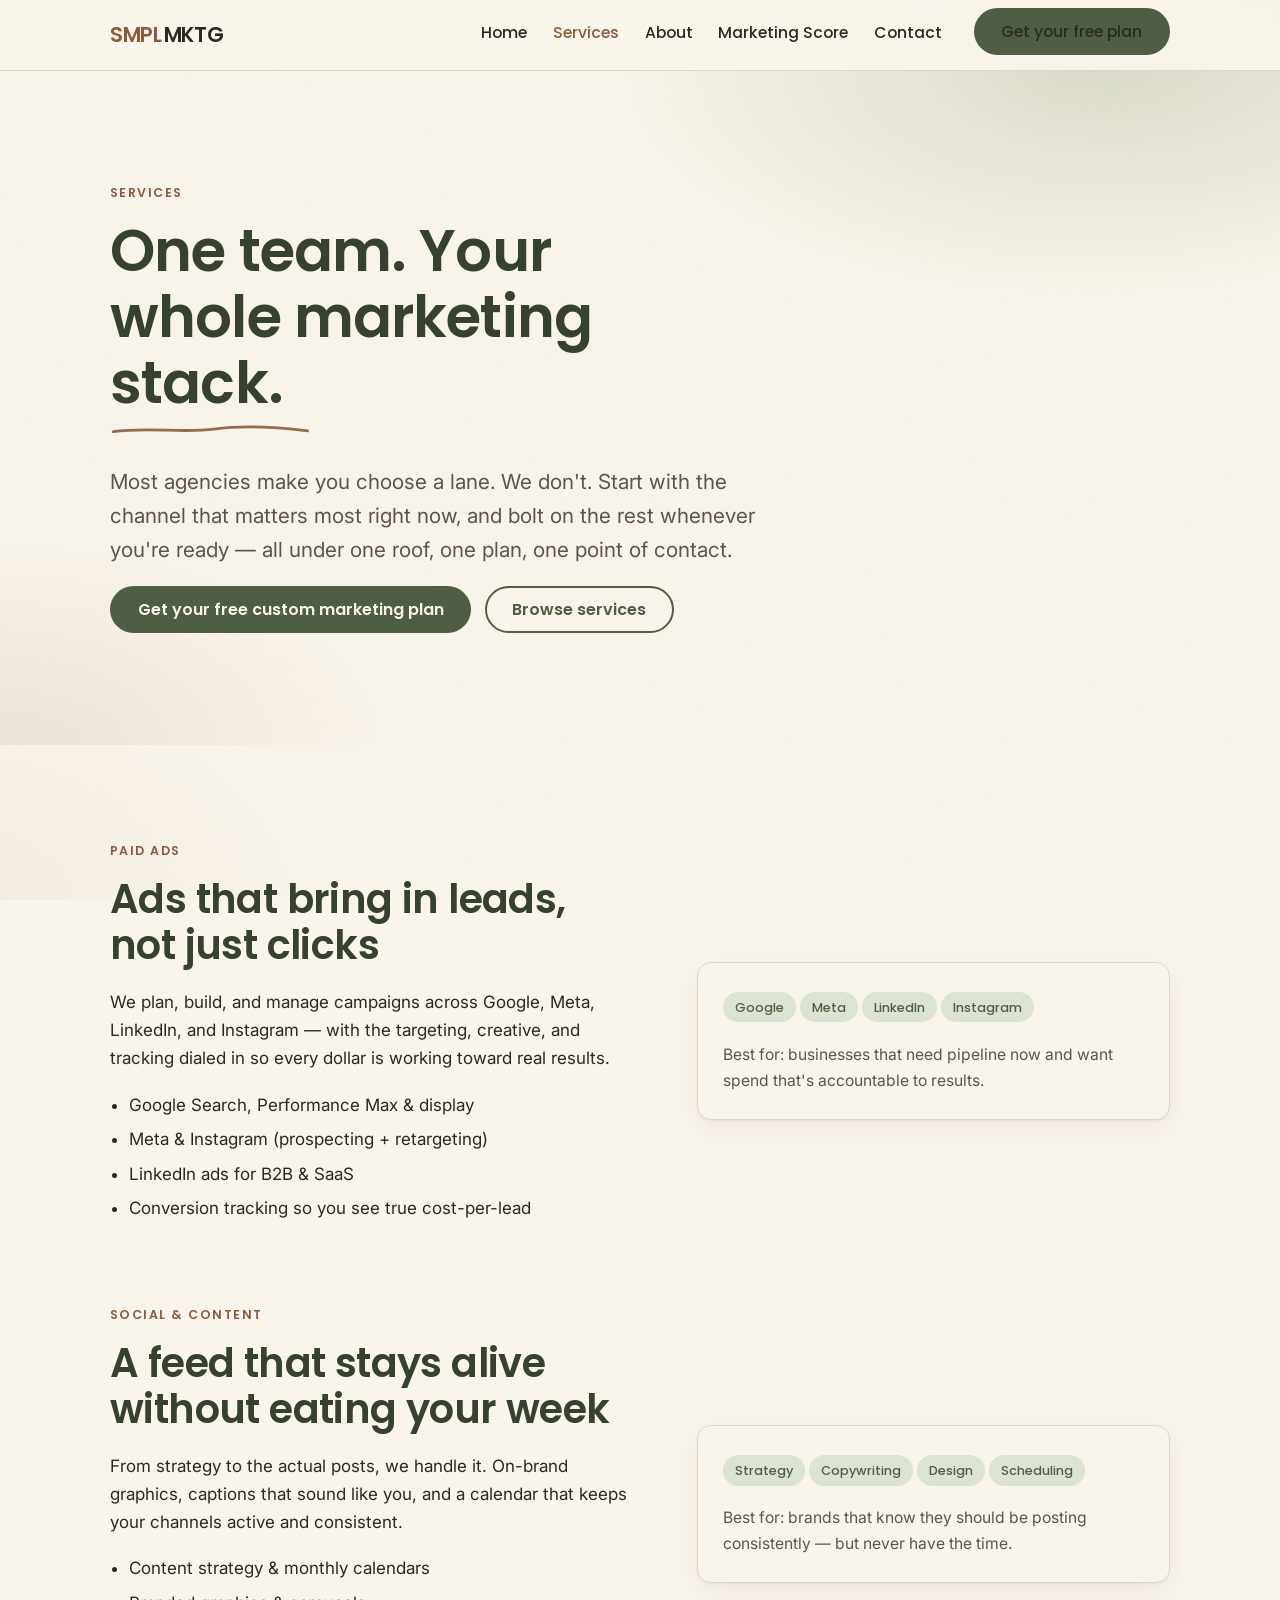
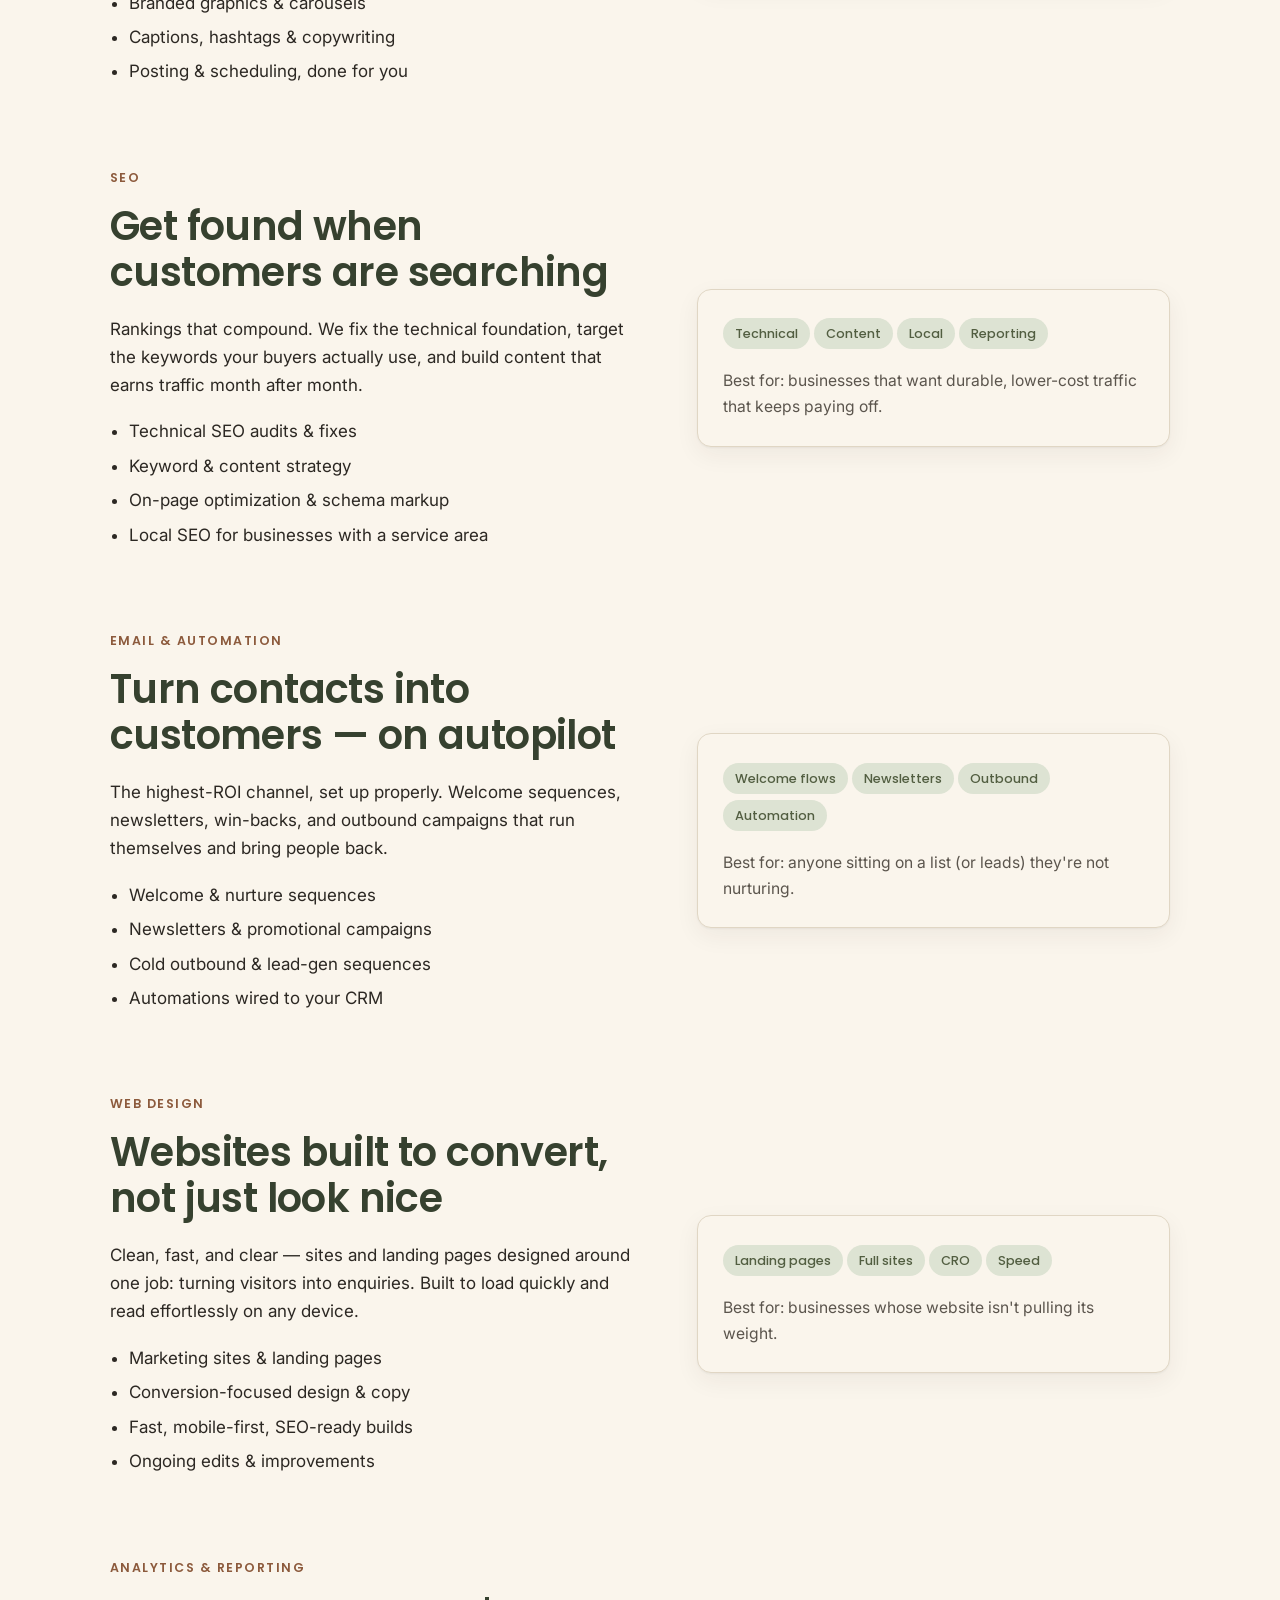
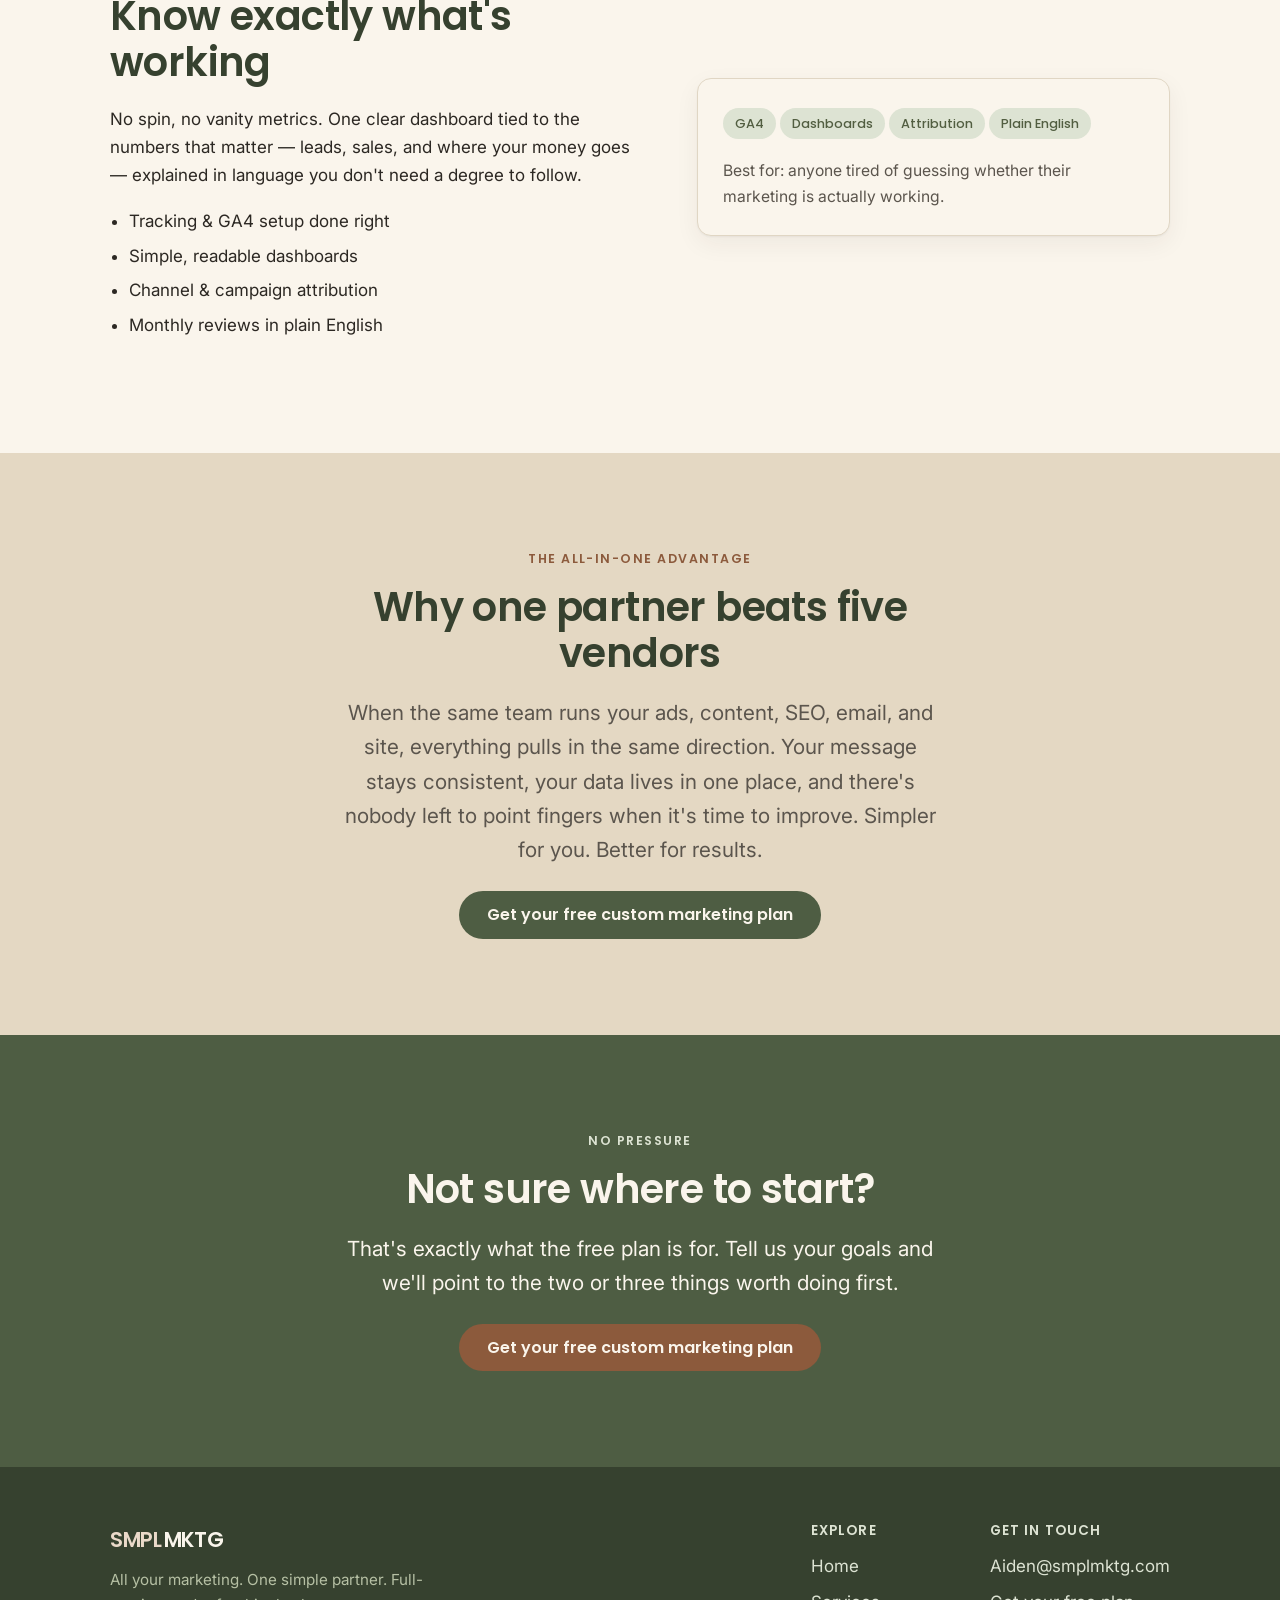
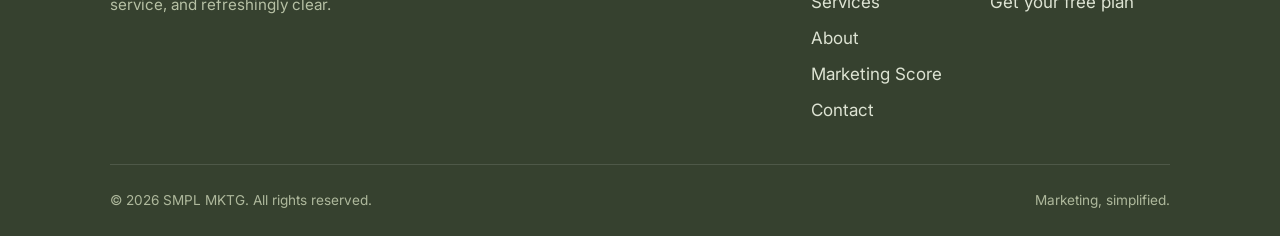
<file: services.html>
<!DOCTYPE html>
<html lang="en">
<head>
<meta charset="UTF-8">
<meta name="viewport" content="width=device-width, initial-scale=1">
<title>Services — SMPL MKTG | Ads, Social, SEO, Email, Web &amp; Analytics</title>
<meta name="description" content="One partner for your whole marketing stack: paid ads, social & content, SEO, email & automation, web design, and analytics. Pick what you need, add more as you grow.">
<link rel="canonical" href="https://smplmktg.com/services.html">
<meta property="og:type" content="website">
<meta property="og:title" content="Services — SMPL MKTG">
<meta property="og:description" content="Your complete marketing stack, run by one team. No jargon, just plain English.">
<meta property="og:url" content="https://smplmktg.com/services.html">
<meta property="og:image" content="https://smplmktg.com/assets/og-image.png">
<meta name="twitter:card" content="summary_large_image">
<link rel="icon" href="assets/favicon.svg" type="image/svg+xml">
<link rel="preconnect" href="https://fonts.googleapis.com">
<link rel="preconnect" href="https://fonts.gstatic.com" crossorigin>
<link href="https://fonts.googleapis.com/css2?family=Poppins:wght@500;600;700&family=Inter:wght@400;500;600&display=swap" rel="stylesheet">
<link rel="stylesheet" href="assets/css/styles.css">
</head>
<body>
<a class="skip-link" href="#main">Skip to content</a>

<header class="site-header">
  <div class="container nav">
    <a class="brand" href="index.html"><span class="smpl">SMPL</span><span class="mktg">MKTG</span></a>
    <button class="nav-toggle" aria-label="Menu" aria-controls="nav-links" aria-expanded="false">
      <span></span><span></span><span></span>
    </button>
    <ul class="nav-links" id="nav-links">
      <li><a href="index.html">Home</a></li>
      <li><a href="services.html">Services</a></li>
      <li><a href="about.html">About</a></li>
      <li><a href="marketing-score.html">Marketing Score</a></li>
      <li><a href="contact.html">Contact</a></li>
      <li class="nav-cta"><a class="btn btn--primary" href="contact.html">Get your free plan</a></li>
    </ul>
  </div>
</header>

<main id="main">

<!-- HERO -->
<section class="hero">
  <div class="container">
    <p class="eyebrow">Services</p>
    <h1>One team. Your whole marketing stack.</h1>
    <p class="lead">Most agencies make you choose a lane. We don't. Start with the channel that matters most right now, and bolt on the rest whenever you're ready — all under one roof, one plan, one point of contact.</p>
    <div class="btn-row">
      <a class="btn btn--primary" href="contact.html">Get your free custom marketing plan</a>
      <a class="btn btn--ghost" href="#services">Browse services</a>
    </div>
  </div>
</section>

<!-- SERVICE DETAIL -->
<section class="section" id="services">
  <div class="container stack" style="gap:0;">

    <!-- Paid ads -->
    <div class="split" style="margin-bottom:clamp(2.5rem,6vw,4rem);">
      <div>
        <p class="eyebrow">Paid ads</p>
        <h2>Ads that bring in leads, not just clicks</h2>
        <p>We plan, build, and manage campaigns across Google, Meta, LinkedIn, and Instagram — with the targeting, creative, and tracking dialed in so every dollar is working toward real results.</p>
        <ul>
          <li>Google Search, Performance Max &amp; display</li>
          <li>Meta &amp; Instagram (prospecting + retargeting)</li>
          <li>LinkedIn ads for B2B &amp; SaaS</li>
          <li>Conversion tracking so you see true cost-per-lead</li>
        </ul>
      </div>
      <div class="card">
        <span class="pill">Google</span><span class="pill">Meta</span><span class="pill">LinkedIn</span><span class="pill">Instagram</span>
        <p style="margin-top:1rem;margin-bottom:0;">Best for: businesses that need pipeline now and want spend that's accountable to results.</p>
      </div>
    </div>

    <!-- Social & content -->
    <div class="split" style="margin-bottom:clamp(2.5rem,6vw,4rem);">
      <div class="card" style="order:2;">
        <span class="pill">Strategy</span><span class="pill">Copywriting</span><span class="pill">Design</span><span class="pill">Scheduling</span>
        <p style="margin-top:1rem;margin-bottom:0;">Best for: brands that know they should be posting consistently — but never have the time.</p>
      </div>
      <div>
        <p class="eyebrow">Social &amp; content</p>
        <h2>A feed that stays alive without eating your week</h2>
        <p>From strategy to the actual posts, we handle it. On-brand graphics, captions that sound like you, and a calendar that keeps your channels active and consistent.</p>
        <ul>
          <li>Content strategy &amp; monthly calendars</li>
          <li>Branded graphics &amp; carousels</li>
          <li>Captions, hashtags &amp; copywriting</li>
          <li>Posting &amp; scheduling, done for you</li>
        </ul>
      </div>
    </div>

    <!-- SEO -->
    <div class="split" style="margin-bottom:clamp(2.5rem,6vw,4rem);">
      <div>
        <p class="eyebrow">SEO</p>
        <h2>Get found when customers are searching</h2>
        <p>Rankings that compound. We fix the technical foundation, target the keywords your buyers actually use, and build content that earns traffic month after month.</p>
        <ul>
          <li>Technical SEO audits &amp; fixes</li>
          <li>Keyword &amp; content strategy</li>
          <li>On-page optimization &amp; schema markup</li>
          <li>Local SEO for businesses with a service area</li>
        </ul>
      </div>
      <div class="card">
        <span class="pill">Technical</span><span class="pill">Content</span><span class="pill">Local</span><span class="pill">Reporting</span>
        <p style="margin-top:1rem;margin-bottom:0;">Best for: businesses that want durable, lower-cost traffic that keeps paying off.</p>
      </div>
    </div>

    <!-- Email & automation -->
    <div class="split" style="margin-bottom:clamp(2.5rem,6vw,4rem);">
      <div class="card" style="order:2;">
        <span class="pill">Welcome flows</span><span class="pill">Newsletters</span><span class="pill">Outbound</span><span class="pill">Automation</span>
        <p style="margin-top:1rem;margin-bottom:0;">Best for: anyone sitting on a list (or leads) they're not nurturing.</p>
      </div>
      <div>
        <p class="eyebrow">Email &amp; automation</p>
        <h2>Turn contacts into customers — on autopilot</h2>
        <p>The highest-ROI channel, set up properly. Welcome sequences, newsletters, win-backs, and outbound campaigns that run themselves and bring people back.</p>
        <ul>
          <li>Welcome &amp; nurture sequences</li>
          <li>Newsletters &amp; promotional campaigns</li>
          <li>Cold outbound &amp; lead-gen sequences</li>
          <li>Automations wired to your CRM</li>
        </ul>
      </div>
    </div>

    <!-- Web design -->
    <div class="split" style="margin-bottom:clamp(2.5rem,6vw,4rem);">
      <div>
        <p class="eyebrow">Web design</p>
        <h2>Websites built to convert, not just look nice</h2>
        <p>Clean, fast, and clear — sites and landing pages designed around one job: turning visitors into enquiries. Built to load quickly and read effortlessly on any device.</p>
        <ul>
          <li>Marketing sites &amp; landing pages</li>
          <li>Conversion-focused design &amp; copy</li>
          <li>Fast, mobile-first, SEO-ready builds</li>
          <li>Ongoing edits &amp; improvements</li>
        </ul>
      </div>
      <div class="card">
        <span class="pill">Landing pages</span><span class="pill">Full sites</span><span class="pill">CRO</span><span class="pill">Speed</span>
        <p style="margin-top:1rem;margin-bottom:0;">Best for: businesses whose website isn't pulling its weight.</p>
      </div>
    </div>

    <!-- Analytics -->
    <div class="split">
      <div class="card" style="order:2;">
        <span class="pill">GA4</span><span class="pill">Dashboards</span><span class="pill">Attribution</span><span class="pill">Plain English</span>
        <p style="margin-top:1rem;margin-bottom:0;">Best for: anyone tired of guessing whether their marketing is actually working.</p>
      </div>
      <div>
        <p class="eyebrow">Analytics &amp; reporting</p>
        <h2>Know exactly what's working</h2>
        <p>No spin, no vanity metrics. One clear dashboard tied to the numbers that matter — leads, sales, and where your money goes — explained in language you don't need a degree to follow.</p>
        <ul>
          <li>Tracking &amp; GA4 setup done right</li>
          <li>Simple, readable dashboards</li>
          <li>Channel &amp; campaign attribution</li>
          <li>Monthly reviews in plain English</li>
        </ul>
      </div>
    </div>

  </div>
</section>

<!-- BUNDLE / ALL-IN-ONE -->
<section class="section section--sand">
  <div class="container center" style="max-width:62ch;margin-inline:auto;">
    <p class="eyebrow">The all-in-one advantage</p>
    <h2>Why one partner beats five vendors</h2>
    <p class="lead">When the same team runs your ads, content, SEO, email, and site, everything pulls in the same direction. Your message stays consistent, your data lives in one place, and there's nobody left to point fingers when it's time to improve. Simpler for you. Better for results.</p>
    <div class="btn-row center" style="margin-top:1.5rem;">
      <a class="btn btn--primary" href="contact.html">Get your free custom marketing plan</a>
    </div>
  </div>
</section>

<!-- CTA -->
<section class="section section--forest cta-band">
  <div class="container">
    <p class="eyebrow">No pressure</p>
    <h2>Not sure where to start?</h2>
    <p class="lead">That's exactly what the free plan is for. Tell us your goals and we'll point to the two or three things worth doing first.</p>
    <div class="btn-row center" style="margin-top:1.5rem;">
      <a class="btn btn--clay" href="contact.html">Get your free custom marketing plan</a>
    </div>
  </div>
</section>

</main>

<footer class="site-footer">
  <div class="container">
    <div class="footer-top">
      <div class="footer-brand">
        <a class="brand" href="index.html"><span class="smpl" style="color:var(--clay-tint)">SMPL</span><span class="mktg">MKTG</span></a>
        <p>All your marketing. One simple partner. Full-service, and refreshingly clear.</p>
      </div>
      <div class="footer-cols">
        <div class="footer-col">
          <h4>Explore</h4>
          <ul>
            <li><a href="index.html">Home</a></li>
            <li><a href="services.html">Services</a></li>
            <li><a href="about.html">About</a></li>
            <li><a href="marketing-score.html">Marketing Score</a></li>
            <li><a href="contact.html">Contact</a></li>
          </ul>
        </div>
        <div class="footer-col">
          <h4>Get in touch</h4>
          <ul>
            <li><a href="mailto:Aiden@smplmktg.com">Aiden@smplmktg.com</a></li>
            <li><a href="contact.html">Get your free plan</a></li>
          </ul>
        </div>
      </div>
    </div>
    <div class="footer-bottom">
      <span>&copy; <span id="year">2026</span> SMPL MKTG. All rights reserved.</span>
      <span>Marketing, simplified.</span>
    </div>
  </div>
</footer>

<script src="assets/js/main.js"></script>
</body>
</html>
</file>
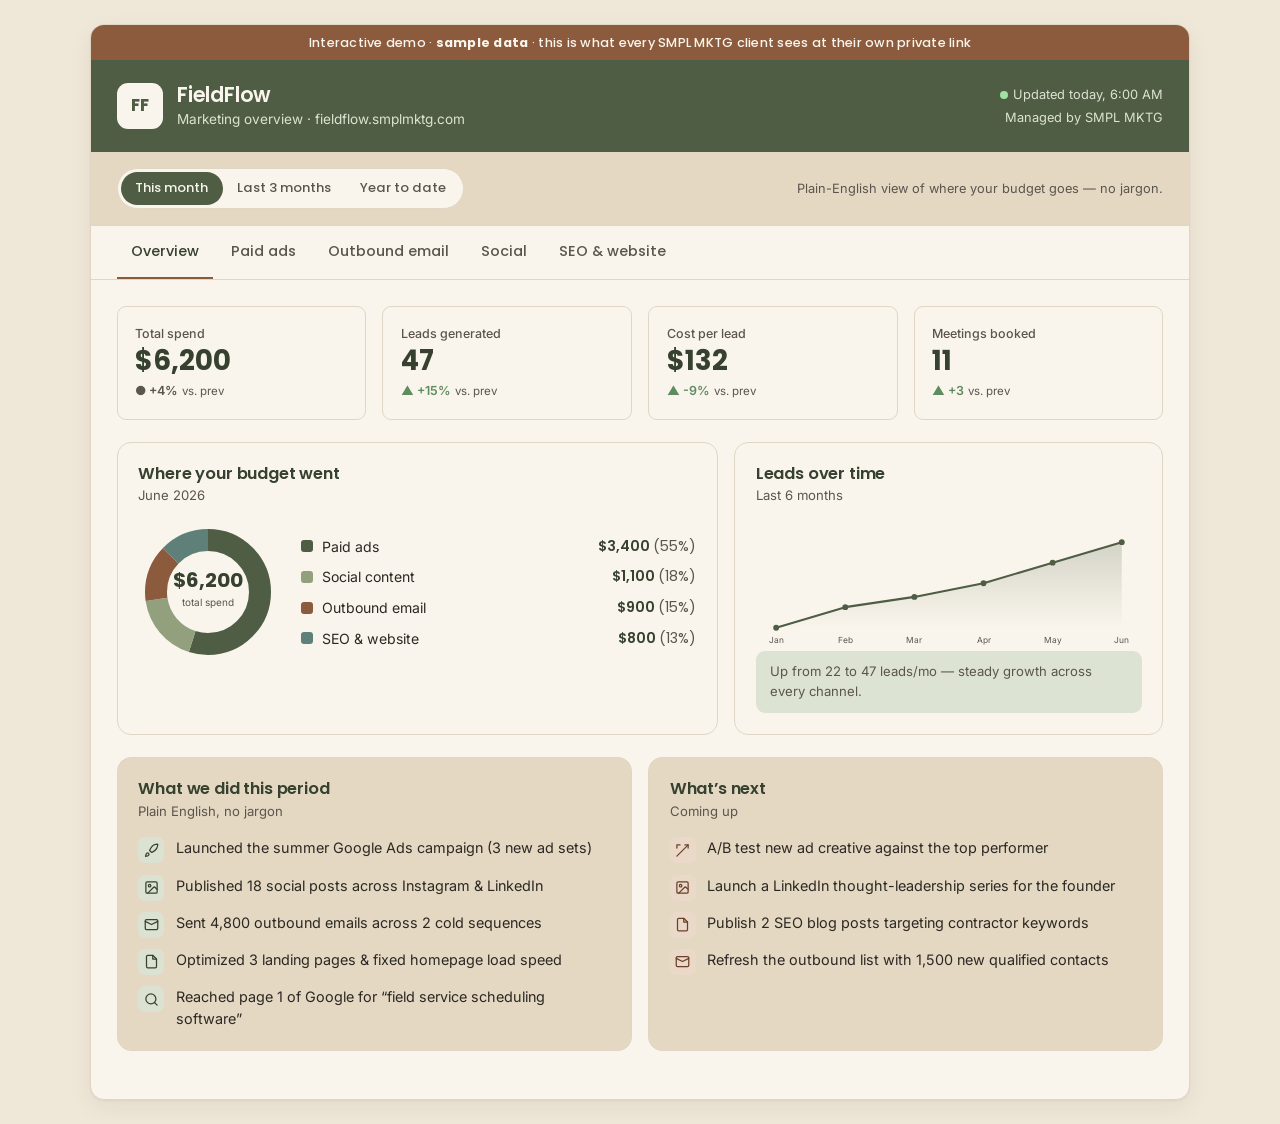
<file: demo/dashboard.html>
<!DOCTYPE html>
<html lang="en">
<head>
<meta charset="UTF-8">
<meta name="viewport" content="width=device-width, initial-scale=1">
<title>SMPL MKTG — Client Dashboard Demo</title>
<link rel="preconnect" href="https://fonts.googleapis.com">
<link rel="preconnect" href="https://fonts.gstatic.com" crossorigin>
<link href="https://fonts.googleapis.com/css2?family=Poppins:wght@500;600;700&family=Inter:wght@400;500;600&display=swap" rel="stylesheet">
<style>
/* ============================================================
   SMPL MKTG — Client Dashboard Demo widget
   Self-contained. Grounded Forest brand tokens inlined so this
   file works standalone AND when dropped into the live site.
   ============================================================ */
:root{
  --forest:#4E5D43; --forest-dark:#36412F; --forest-mid:#6E7D58; --forest-tint:#DCE2D2;
  --sage:#93A07E; --sage-deep:#525E41; --sage-tint:#DDE3D3;
  --clay:#8C5A3C; --clay-dark:#6B4028; --clay-tint:#EAD9C9;
  --sand:#E4D8C3; --cream:#FAF5EC; --espresso:#2C2823;
  --success:#5E8C61; --warning:#D99A4E; --error:#B23A2E; --info:#5F8079;
  --ink:var(--espresso); --ink-soft:#5b554d; --line:#e0d6c4;
  --font-display:"Poppins",system-ui,-apple-system,"Segoe UI",sans-serif;
  --font-body:"Inter",system-ui,-apple-system,"Segoe UI",sans-serif;
  --radius:14px; --radius-sm:9px;
  --shadow:0 1px 2px rgba(44,40,35,.05),0 8px 24px rgba(44,40,35,.06);
}
*,*::before,*::after{box-sizing:border-box;}
.smpl-dash{
  font-family:var(--font-body); color:var(--ink); background:var(--cream);
  border:1px solid var(--line); border-radius:var(--radius); overflow:hidden;
  max-width:1100px; margin:0 auto; box-shadow:var(--shadow); line-height:1.5;
}
.smpl-dash *{box-sizing:border-box;}
.smpl-dash h1,.smpl-dash h2,.smpl-dash h3,.smpl-dash h4{
  font-family:var(--font-display); font-weight:600; color:var(--forest-dark);
  margin:0; line-height:1.2; letter-spacing:-.01em;
}

/* Demo ribbon */
.demo-ribbon{
  background:var(--clay); color:var(--cream); font-family:var(--font-display);
  font-weight:500; font-size:.8rem; text-align:center; padding:.5rem 1rem;
  letter-spacing:.02em;
}
.demo-ribbon strong{color:var(--cream); font-weight:700;}

/* Client header */
.dash-head{
  background:var(--forest); color:var(--cream); padding:1.4rem 1.6rem;
  display:flex; flex-wrap:wrap; gap:1rem; align-items:center; justify-content:space-between;
}
.dash-client{display:flex; align-items:center; gap:.9rem;}
.dash-logo{
  width:46px; height:46px; border-radius:11px; background:var(--cream);
  display:grid; place-items:center; font-family:var(--font-display); font-weight:700;
  color:var(--forest); font-size:1.05rem; flex:none;
}
.dash-client h1{color:var(--cream); font-size:1.3rem;}
.dash-client p{margin:.1rem 0 0; color:var(--sage-tint); font-size:.85rem;}
.dash-meta{text-align:right; font-size:.8rem; color:var(--sage-tint);}
.dash-meta .updated{display:inline-flex; align-items:center; gap:.35rem;}
.dot-live{width:8px; height:8px; border-radius:50%; background:#9fe0a3; display:inline-block; box-shadow:0 0 0 0 rgba(159,224,163,.7); animation:pulse 2s infinite;}
@keyframes pulse{0%{box-shadow:0 0 0 0 rgba(159,224,163,.6);}70%{box-shadow:0 0 0 7px rgba(159,224,163,0);}100%{box-shadow:0 0 0 0 rgba(159,224,163,0);}}

/* Controls bar */
.dash-controls{
  display:flex; flex-wrap:wrap; gap:1rem; align-items:center; justify-content:space-between;
  padding:1rem 1.6rem; background:var(--sand); border-bottom:1px solid var(--line);
}
.range-toggle{display:inline-flex; background:var(--cream); border:1px solid var(--line); border-radius:999px; padding:.2rem;}
.range-toggle button{
  font-family:var(--font-display); font-weight:500; font-size:.82rem; color:var(--ink-soft);
  background:transparent; border:0; padding:.4rem .9rem; border-radius:999px; cursor:pointer; transition:all .15s;
}
.range-toggle button.active{background:var(--forest); color:var(--cream);}
.dash-hint{font-size:.8rem; color:var(--ink-soft);}

/* Tabs */
.dash-tabs{display:flex; gap:.2rem; padding:0 1.6rem; background:var(--cream); border-bottom:1px solid var(--line); overflow-x:auto;}
.dash-tabs button{
  font-family:var(--font-display); font-weight:500; font-size:.9rem; color:var(--ink-soft);
  background:transparent; border:0; border-bottom:2.5px solid transparent; padding:.95rem .9rem; cursor:pointer; white-space:nowrap; transition:all .15s;
}
.dash-tabs button:hover{color:var(--forest);}
.dash-tabs button.active{color:var(--forest-dark); border-bottom-color:var(--clay);}

/* Body */
.dash-body{padding:1.6rem;}
.panel{display:none;}
.panel.active{display:block; animation:fade .25s ease;}
@keyframes fade{from{opacity:0; transform:translateY(4px);}to{opacity:1; transform:none;}}

/* KPI cards */
.kpi-row{display:grid; grid-template-columns:repeat(4,1fr); gap:1rem; margin-bottom:1.4rem;}
.kpi{background:var(--cream); border:1px solid var(--line); border-radius:var(--radius-sm); padding:1.1rem;}
.kpi .label{font-size:.78rem; color:var(--ink-soft); font-weight:500;}
.kpi .val{font-family:var(--font-display); font-weight:700; font-size:1.7rem; color:var(--forest-dark); margin:.25rem 0 .15rem; line-height:1;}
.kpi .delta{font-size:.78rem; font-weight:600; display:inline-flex; align-items:center; gap:.25rem;}
.delta.up{color:var(--success);} .delta.down{color:var(--error);} .delta.flat{color:var(--ink-soft);}

/* Generic cards / grid */
.row{display:grid; gap:1rem; margin-bottom:1.4rem;}
.row.c2{grid-template-columns:1fr 1fr;}
.row.c2-wide{grid-template-columns:1.4fr 1fr;}
.card{background:var(--cream); border:1px solid var(--line); border-radius:var(--radius); padding:1.3rem;}
.card.sand{background:var(--sand);}
.card h3{font-size:1.02rem; margin-bottom:.2rem;}
.card .sub{font-size:.82rem; color:var(--ink-soft); margin:0 0 1rem;}

/* Budget / donut */
.budget{display:flex; gap:1.4rem; align-items:center; flex-wrap:wrap;}
.donut{flex:none;}
.legend{display:grid; gap:.6rem; flex:1; min-width:180px;}
.legend-item{display:flex; align-items:center; gap:.6rem; font-size:.88rem;}
.legend-item .sw{width:12px; height:12px; border-radius:3px; flex:none;}
.legend-item .nm{flex:1; color:var(--ink);}
.legend-item .amt{font-family:var(--font-display); font-weight:600; color:var(--forest-dark);}

/* Bars */
.bars{display:grid; gap:.85rem;}
.bar-row .bar-top{display:flex; justify-content:space-between; font-size:.85rem; margin-bottom:.3rem;}
.bar-row .bar-top .v{font-family:var(--font-display); font-weight:600; color:var(--forest-dark);}
.bar-track{height:9px; background:var(--sand); border-radius:999px; overflow:hidden;}
.bar-fill{height:100%; border-radius:999px;}

/* mini metric list */
.mlist{display:grid; grid-template-columns:1fr 1fr; gap:.9rem 1.4rem;}
.mlist .m .l{font-size:.78rem; color:var(--ink-soft);}
.mlist .m .v{font-family:var(--font-display); font-weight:600; font-size:1.15rem; color:var(--forest-dark);}

/* Activity / calendar lists */
.feed{display:grid; gap:.7rem;}
.feed-item{display:flex; gap:.7rem; align-items:flex-start; font-size:.9rem;}
.feed-item .ic{width:26px; height:26px; border-radius:7px; flex:none; display:grid; place-items:center; background:var(--forest-tint); color:var(--forest-dark);}
.feed-item .ic svg{width:15px; height:15px;}
.feed-item.next .ic{background:var(--clay-tint); color:var(--clay-dark);}
.cal{display:grid; gap:.55rem;}
.cal-row{display:flex; align-items:center; gap:.7rem; font-size:.88rem; padding:.5rem .65rem; background:var(--cream); border:1px solid var(--line); border-radius:var(--radius-sm);}
.cal-row .chip{font-family:var(--font-display); font-weight:600; font-size:.7rem; padding:.18rem .5rem; border-radius:999px; flex:none;}
.chip.ig{background:#fbe4d8; color:#9a4a23;}
.chip.li{background:var(--sage-tint); color:var(--sage-deep);}
.cal-row .d{margin-left:auto; color:var(--ink-soft); font-size:.78rem; flex:none;}
.cal-row .st{font-size:.7rem; font-weight:600; padding:.15rem .45rem; border-radius:999px; flex:none;}
.st.done{background:#e3efe4; color:#2f5b32;} .st.sched{background:var(--sand); color:var(--sage-deep);}

/* trend chart */
.chart-wrap{width:100%;}
svg.line{width:100%; height:auto; display:block;}
.tag-up{color:var(--success); font-weight:600;} .tag-down{color:var(--error); font-weight:600;}

/* keyword table */
.kw{width:100%; border-collapse:collapse; font-size:.88rem;}
.kw th{text-align:left; font-family:var(--font-display); font-weight:600; color:var(--ink-soft); font-size:.76rem; text-transform:uppercase; letter-spacing:.04em; padding:.5rem .4rem; border-bottom:1px solid var(--line);}
.kw td{padding:.6rem .4rem; border-bottom:1px solid var(--line);}
.kw tr:last-child td{border-bottom:0;}
.kw .pos{font-family:var(--font-display); font-weight:600; color:var(--forest-dark);}

.note{font-size:.82rem; color:var(--ink-soft); background:var(--sage-tint); border-radius:var(--radius-sm); padding:.7rem .9rem; margin-top:.2rem;}

@media (max-width:780px){
  .kpi-row{grid-template-columns:1fr 1fr;}
  .row.c2,.row.c2-wide{grid-template-columns:1fr;}
}
@media (max-width:460px){
  .mlist{grid-template-columns:1fr;}
}
</style>
</head>
<body style="margin:0; padding:24px; background:#efe7d8;">

<div class="smpl-dash" id="smplDash">
  <div class="demo-ribbon">Interactive demo &middot; <strong>sample data</strong> &middot; this is what every SMPL MKTG client sees at their own private link</div>

  <!-- Client header -->
  <div class="dash-head">
    <div class="dash-client">
      <div class="dash-logo">FF</div>
      <div>
        <h1>FieldFlow</h1>
        <p>Marketing overview &middot; fieldflow.smplmktg.com</p>
      </div>
    </div>
    <div class="dash-meta">
      <div class="updated"><span class="dot-live"></span> Updated today, 6:00 AM</div>
      <div style="margin-top:.2rem;">Managed by SMPL MKTG</div>
    </div>
  </div>

  <!-- Controls -->
  <div class="dash-controls">
    <div class="range-toggle" id="rangeToggle">
      <button data-range="month" class="active">This month</button>
      <button data-range="qtr">Last 3 months</button>
      <button data-range="ytd">Year to date</button>
    </div>
    <div class="dash-hint">Plain-English view of where your budget goes &mdash; no jargon.</div>
  </div>

  <!-- Tabs -->
  <div class="dash-tabs" id="dashTabs">
    <button data-tab="overview" class="active">Overview</button>
    <button data-tab="paid">Paid ads</button>
    <button data-tab="outbound">Outbound email</button>
    <button data-tab="social">Social</button>
    <button data-tab="seo">SEO &amp; website</button>
  </div>

  <div class="dash-body" id="dashBody"><!-- rendered by JS --></div>
</div>

<script>
(function(){
  "use strict";

  // ---- Sample data per range -------------------------------------------------
  var DATA = {
    month: {
      label:"June 2026",
      kpis:{ spend:6200, leads:47, cpl:132, meetings:11 },
      kpiDelta:{ spend:"+4%", leads:"+15%", cpl:"-9%", meetings:"+3" },
      kpiDir:{ spend:"flat", leads:"up", cpl:"up", meetings:"up" },
      budget:[ {n:"Paid ads",v:3400,c:"var(--forest)"},{n:"Social content",v:1100,c:"var(--sage)"},{n:"Outbound email",v:900,c:"var(--clay)"},{n:"SEO & website",v:800,c:"var(--info)"} ],
      paid:{ spend:3400, impressions:"142K", clicks:"3,180", ctr:"2.2%", cpc:"$1.07", leads:22, cpl:"$155",
        channels:[ {n:"Google Ads",v:1900,c:"var(--forest)"},{n:"Meta (FB/IG)",v:1500,c:"var(--sage)"} ] },
      outbound:{ sent:"4,800", reply:"4.1%", positive:38, meetings:9,
        seq:[ {n:"SaaS founders — cold",v:62,c:"var(--forest)"},{n:"Agency owners — cold",v:38,c:"var(--clay)"} ] },
      social:{ posts:18, ig:10, li:8, followers:"+312", eng:"5.4%", reach:"28.4K" },
      seo:{ visitors:"2,140", visitorsDelta:"+18%", top10:14, top10Delta:"+3", leads:10,
        trend:[1100,1280,1450,1700,1820,2140],
        kws:[ {k:"field service scheduling software",p:8,d:5,u:true},{k:"job tracking app for contractors",p:12,d:3,u:true},{k:"crew dispatch software",p:6,d:2,u:true},{k:"best field service app",p:19,d:-4,u:false} ] },
      leadTrend:[22,28,31,35,41,47]
    },
    qtr: {
      label:"Apr–Jun 2026",
      kpis:{ spend:18100, leads:119, cpl:152, meetings:27 },
      kpiDelta:{ spend:"+11%", leads:"+22%", cpl:"-6%", meetings:"+8" },
      kpiDir:{ spend:"flat", leads:"up", cpl:"up", meetings:"up" },
      budget:[ {n:"Paid ads",v:9800,c:"var(--forest)"},{n:"Social content",v:3300,c:"var(--sage)"},{n:"Outbound email",v:2700,c:"var(--clay)"},{n:"SEO & website",v:2300,c:"var(--info)"} ],
      paid:{ spend:9800, impressions:"410K", clicks:"9,040", ctr:"2.2%", cpc:"$1.08", leads:61, cpl:"$161",
        channels:[ {n:"Google Ads",v:5600,c:"var(--forest)"},{n:"Meta (FB/IG)",v:4200,c:"var(--sage)"} ] },
      outbound:{ sent:"14,200", reply:"3.9%", positive:104, meetings:23,
        seq:[ {n:"SaaS founders — cold",v:58,c:"var(--forest)"},{n:"Agency owners — cold",v:42,c:"var(--clay)"} ] },
      social:{ posts:54, ig:30, li:24, followers:"+910", eng:"5.1%", reach:"86.2K" },
      seo:{ visitors:"5,470", visitorsDelta:"+34%", top10:14, top10Delta:"+7", leads:28,
        trend:[820,980,1180,1450,1820,2140],
        kws:[ {k:"field service scheduling software",p:8,d:11,u:true},{k:"job tracking app for contractors",p:12,d:6,u:true},{k:"crew dispatch software",p:6,d:9,u:true},{k:"best field service app",p:19,d:-2,u:false} ] },
      leadTrend:[31,35,41,38,44,47]
    },
    ytd: {
      label:"Jan–Jun 2026",
      kpis:{ spend:34800, leads:228, cpl:153, meetings:51 },
      kpiDelta:{ spend:"+19%", leads:"+41%", cpl:"-12%", meetings:"+19" },
      kpiDir:{ spend:"flat", leads:"up", cpl:"up", meetings:"up" },
      budget:[ {n:"Paid ads",v:18600,c:"var(--forest)"},{n:"Social content",v:6600,c:"var(--sage)"},{n:"Outbound email",v:5400,c:"var(--clay)"},{n:"SEO & website",v:4200,c:"var(--info)"} ],
      paid:{ spend:18600, impressions:"790K", clicks:"17,100", ctr:"2.2%", cpc:"$1.09", leads:118, cpl:"$158",
        channels:[ {n:"Google Ads",v:10800,c:"var(--forest)"},{n:"Meta (FB/IG)",v:7800,c:"var(--sage)"} ] },
      outbound:{ sent:"26,400", reply:"3.8%", positive:191, meetings:42,
        seq:[ {n:"SaaS founders — cold",v:55,c:"var(--forest)"},{n:"Agency owners — cold",v:45,c:"var(--clay)"} ] },
      social:{ posts:101, ig:56, li:45, followers:"+1,740", eng:"4.9%", reach:"158K" },
      seo:{ visitors:"9,120", visitorsDelta:"+52%", top10:14, top10Delta:"+11", leads:53,
        trend:[600,720,820,980,1180,2140],
        kws:[ {k:"field service scheduling software",p:8,d:24,u:true},{k:"job tracking app for contractors",p:12,d:14,u:true},{k:"crew dispatch software",p:6,d:18,u:true},{k:"best field service app",p:19,d:5,u:true} ] },
      leadTrend:[18,24,31,35,41,47]
    }
  };

  var ACTIVITY = [
    {t:"Launched the summer Google Ads campaign (3 new ad sets)", ic:"rocket"},
    {t:"Published 18 social posts across Instagram &amp; LinkedIn", ic:"image"},
    {t:"Sent 4,800 outbound emails across 2 cold sequences", ic:"mail"},
    {t:"Optimized 3 landing pages &amp; fixed homepage load speed", ic:"page"},
    {t:"Reached page 1 of Google for “field service scheduling software”", ic:"search"}
  ];
  var NEXT = [
    {t:"A/B test new ad creative against the top performer", ic:"split"},
    {t:"Launch a LinkedIn thought-leadership series for the founder", ic:"image"},
    {t:"Publish 2 SEO blog posts targeting contractor keywords", ic:"page"},
    {t:"Refresh the outbound list with 1,500 new qualified contacts", ic:"mail"}
  ];
  var CALENDAR = [
    {ch:"ig", t:"Customer win: ProTeam Plumbing case study", d:"Jun 27", st:"sched"},
    {ch:"li", t:"“5 signs your crew scheduling is costing you”", d:"Jun 28", st:"sched"},
    {ch:"ig", t:"Feature reel: new dispatch board", d:"Jun 30", st:"sched"},
    {ch:"li", t:"Founder POV: field service trends 2026", d:"Jul 2", st:"sched"},
    {ch:"ig", t:"Behind the scenes: support team", d:"Jun 24", st:"done"}
  ];

  // ---- Icons -----------------------------------------------------------------
  var ICONS = {
    rocket:'<svg viewBox="0 0 24 24" fill="none" stroke="currentColor" stroke-width="2" stroke-linecap="round" stroke-linejoin="round"><path d="M4.5 16.5c-1.5 1.26-2 5-2 5s3.74-.5 5-2c.71-.84.7-2.13-.09-2.91a2.18 2.18 0 0 0-2.91-.09z"/><path d="M12 15l-3-3a22 22 0 0 1 2-3.95A12.88 12.88 0 0 1 22 2c0 2.72-.78 7.5-6 11a22.35 22.35 0 0 1-4 2z"/></svg>',
    image:'<svg viewBox="0 0 24 24" fill="none" stroke="currentColor" stroke-width="2" stroke-linecap="round" stroke-linejoin="round"><rect x="3" y="3" width="18" height="18" rx="2"/><circle cx="9" cy="9" r="2"/><path d="m21 15-3.09-3.09a2 2 0 0 0-2.82 0L6 21"/></svg>',
    mail:'<svg viewBox="0 0 24 24" fill="none" stroke="currentColor" stroke-width="2" stroke-linecap="round" stroke-linejoin="round"><rect x="2" y="4" width="20" height="16" rx="2"/><path d="m22 7-10 5L2 7"/></svg>',
    page:'<svg viewBox="0 0 24 24" fill="none" stroke="currentColor" stroke-width="2" stroke-linecap="round" stroke-linejoin="round"><path d="M14 2H6a2 2 0 0 0-2 2v16a2 2 0 0 0 2 2h12a2 2 0 0 0 2-2V8z"/><path d="M14 2v6h6"/></svg>',
    search:'<svg viewBox="0 0 24 24" fill="none" stroke="currentColor" stroke-width="2" stroke-linecap="round" stroke-linejoin="round"><circle cx="11" cy="11" r="8"/><path d="m21 21-4.3-4.3"/></svg>',
    split:'<svg viewBox="0 0 24 24" fill="none" stroke="currentColor" stroke-width="2" stroke-linecap="round" stroke-linejoin="round"><path d="M16 3h5v5"/><path d="M8 3H3v5"/><path d="M21 3 3 21"/></svg>'
  };

  var state={ range:"month", tab:"overview" };
  var body=document.getElementById("dashBody");

  function money(n){ return "$"+n.toLocaleString("en-US"); }

  // Donut SVG from segments
  function donut(segs){
    var total=segs.reduce(function(s,x){return s+x.v;},0);
    var r=52, c=2*Math.PI*r, off=0, parts="";
    segs.forEach(function(s){
      var frac=s.v/total, len=frac*c;
      parts+='<circle cx="70" cy="70" r="'+r+'" fill="none" stroke="'+s.c+'" stroke-width="22" '+
             'stroke-dasharray="'+len+' '+(c-len)+'" stroke-dashoffset="'+(-off)+'" transform="rotate(-90 70 70)"/>';
      off+=len;
    });
    return '<svg class="donut" width="140" height="140" viewBox="0 0 140 140">'+parts+
      '<text x="70" y="65" text-anchor="middle" font-family="Poppins" font-weight="700" font-size="20" fill="var(--forest-dark)">'+money(total)+'</text>'+
      '<text x="70" y="84" text-anchor="middle" font-family="Inter" font-size="10" fill="var(--ink-soft)">total spend</text></svg>';
  }

  function legend(segs){
    var total=segs.reduce(function(s,x){return s+x.v;},0);
    return '<div class="legend">'+segs.map(function(s){
      var pct=Math.round(s.v/total*100);
      return '<div class="legend-item"><span class="sw" style="background:'+s.c+'"></span>'+
        '<span class="nm">'+s.n+'</span><span class="amt">'+money(s.v)+' <span style="color:var(--ink-soft);font-weight:400">('+pct+'%)</span></span></div>';
    }).join("")+'</div>';
  }

  function bars(segs,unit){
    var max=Math.max.apply(null,segs.map(function(s){return s.v;}));
    return '<div class="bars">'+segs.map(function(s){
      var w=Math.round(s.v/max*100);
      var val=unit==="$"?money(s.v):(unit==="%"?s.v+"%":s.v);
      return '<div class="bar-row"><div class="bar-top"><span>'+s.n+'</span><span class="v">'+val+'</span></div>'+
        '<div class="bar-track"><div class="bar-fill" style="width:'+w+'%;background:'+s.c+'"></div></div></div>';
    }).join("")+'</div>';
  }

  // Line chart SVG
  function line(vals,labels){
    var W=460,H=150,pad=24, max=Math.max.apply(null,vals), min=Math.min.apply(null,vals);
    var span=(max-min)||1;
    var step=(W-pad*2)/(vals.length-1);
    var pts=vals.map(function(v,i){
      var x=pad+i*step, y=H-pad-((v-min)/span)*(H-pad*2);
      return [x,y];
    });
    var d=pts.map(function(p,i){return (i?"L":"M")+p[0].toFixed(1)+" "+p[1].toFixed(1);}).join(" ");
    var area=d+" L"+pts[pts.length-1][0].toFixed(1)+" "+(H-pad)+" L"+pad+" "+(H-pad)+" Z";
    var dots=pts.map(function(p){return '<circle cx="'+p[0].toFixed(1)+'" cy="'+p[1].toFixed(1)+'" r="3.5" fill="var(--forest)"/>';}).join("");
    var lab=(labels||[]).map(function(t,i){return '<text x="'+pts[i][0].toFixed(1)+'" y="'+(H-6)+'" text-anchor="middle" font-family="Inter" font-size="10" fill="var(--ink-soft)">'+t+'</text>';}).join("");
    return '<div class="chart-wrap"><svg class="line" viewBox="0 0 '+W+' '+H+'" preserveAspectRatio="xMidYMid meet">'+
      '<defs><linearGradient id="gfill" x1="0" y1="0" x2="0" y2="1"><stop offset="0" stop-color="var(--forest)" stop-opacity=".22"/><stop offset="1" stop-color="var(--forest)" stop-opacity="0"/></linearGradient></defs>'+
      '<path d="'+area+'" fill="url(#gfill)"/>'+
      '<path d="'+d+'" fill="none" stroke="var(--forest)" stroke-width="2.5" stroke-linejoin="round" stroke-linecap="round"/>'+
      dots+lab+'</svg></div>';
  }

  function deltaSpan(txt,dir){ return '<span class="delta '+dir+'">'+(dir==="up"?"▲":dir==="down"?"▼":"●")+" "+txt+'</span>'; }

  var MONTHS6=["Jan","Feb","Mar","Apr","May","Jun"];

  // ---- Renderers per tab -----------------------------------------------------
  function renderOverview(d){
    var k=d.kpis, kd=d.kpiDelta, dir=d.kpiDir;
    return ''+
    '<div class="kpi-row">'+
      kpi("Total spend",money(k.spend),kd.spend,"flat")+
      kpi("Leads generated",k.leads,kd.leads,"up")+
      kpi("Cost per lead",money(k.cpl),kd.cpl,"up")+
      kpi("Meetings booked",k.meetings,kd.meetings,"up")+
    '</div>'+
    '<div class="row c2-wide">'+
      '<div class="card"><h3>Where your budget went</h3><p class="sub">'+d.label+'</p>'+
        '<div class="budget">'+donut(d.budget)+legend(d.budget)+'</div></div>'+
      '<div class="card"><h3>Leads over time</h3><p class="sub">Last 6 months</p>'+line(d.leadTrend,MONTHS6)+
        '<div class="note">Up from '+d.leadTrend[0]+' to '+d.leadTrend[5]+' leads/mo — steady growth across every channel.</div></div>'+
    '</div>'+
    '<div class="row c2">'+
      '<div class="card sand"><h3>What we did this period</h3><p class="sub">Plain English, no jargon</p>'+feed(ACTIVITY,false)+'</div>'+
      '<div class="card sand"><h3>What’s next</h3><p class="sub">Coming up</p>'+feed(NEXT,true)+'</div>'+
    '</div>';
  }

  function renderPaid(d){
    var p=d.paid;
    return ''+
    '<div class="kpi-row">'+
      kpi("Ad spend",money(p.spend),"","flat")+
      kpi("Leads from ads",p.leads,"","up")+
      kpi("Cost per lead",p.cpl,"","up")+
      kpi("Cost per click",p.cpc,"","flat")+
    '</div>'+
    '<div class="row c2">'+
      '<div class="card"><h3>Spend by channel</h3><p class="sub">Google vs. Meta</p>'+bars(p.channels,"$")+'</div>'+
      '<div class="card"><h3>The numbers</h3><p class="sub">'+d.label+'</p>'+
        '<div class="mlist">'+
          m("Impressions",p.impressions)+m("Clicks",p.clicks)+
          m("Click rate",p.ctr)+m("Cost per click",p.cpc)+
          m("Leads",p.leads)+m("Cost per lead",p.cpl)+
        '</div></div>'+
    '</div>'+
    '<div class="card sand"><h3>In plain English</h3><p style="margin:0;color:var(--ink-soft);font-size:.92rem">Your ads were seen '+p.impressions+' times and brought '+p.leads+' new leads at '+p.cpl+' each. Google is carrying most of the load right now; we’re shifting a bit more budget there next month.</p></div>';
  }

  function renderOutbound(d){
    var o=d.outbound;
    return ''+
    '<div class="kpi-row">'+
      kpi("Emails sent",o.sent,"","flat")+
      kpi("Reply rate",o.reply,"","up")+
      kpi("Positive replies",o.positive,"","up")+
      kpi("Meetings booked",o.meetings,"","up")+
    '</div>'+
    '<div class="row c2">'+
      '<div class="card"><h3>Replies by sequence</h3><p class="sub">Share of positive replies</p>'+bars(o.seq,"%")+'</div>'+
      '<div class="card"><h3>The funnel</h3><p class="sub">'+d.label+'</p>'+
        '<div class="mlist">'+
          m("Emails sent",o.sent)+m("Reply rate",o.reply)+
          m("Positive replies",o.positive)+m("Meetings booked",o.meetings)+
        '</div>'+
        '<div class="note" style="margin-top:1rem">Deliverability healthy — inboxes warm, no spam flags this period.</div></div>'+
    '</div>'+
    '<div class="card sand"><h3>In plain English</h3><p style="margin:0;color:var(--ink-soft);font-size:.92rem">We emailed '+o.sent+' qualified prospects. '+o.positive+' replied with interest, and '+o.meetings+' booked a meeting. The “SaaS founders” sequence is outperforming — we’re expanding that list next.</p></div>';
  }

  function renderSocial(d){
    var s=d.social;
    return ''+
    '<div class="kpi-row">'+
      kpi("Posts published",s.posts,"","up")+
      kpi("New followers",s.followers,"","up")+
      kpi("Engagement rate",s.eng,"","flat")+
      kpi("Total reach",s.reach,"","up")+
    '</div>'+
    '<div class="row c2-wide">'+
      '<div class="card"><h3>Content calendar</h3><p class="sub">What’s scheduled &amp; recently posted</p>'+calendar()+'</div>'+
      '<div class="card"><h3>Breakdown</h3><p class="sub">'+d.label+'</p>'+
        '<div class="mlist">'+
          m("Instagram posts",s.ig)+m("LinkedIn posts",s.li)+
          m("New followers",s.followers)+m("Total reach",s.reach)+
        '</div>'+
        '<div class="note" style="margin-top:1rem">LinkedIn engagement is climbing fastest — founder posts are resonating.</div></div>'+
    '</div>';
  }

  function renderSeo(d){
    var s=d.seo;
    return ''+
    '<div class="kpi-row">'+
      kpi("Organic visitors",s.visitors,s.visitorsDelta,"up")+
      kpi("Keywords in top 10",s.top10,s.top10Delta,"up")+
      kpi("Leads from website",s.leads,"","up")+
      kpi("Avg. position",s.kws.length?("#"+Math.round(s.kws.reduce(function(a,b){return a+b.p;},0)/s.kws.length)):"—","","up")+
    '</div>'+
    '<div class="row c2-wide">'+
      '<div class="card"><h3>Organic traffic</h3><p class="sub">Visitors from Google, last 6 months</p>'+line(s.trend,MONTHS6)+'</div>'+
      '<div class="card"><h3>Keyword movement</h3><p class="sub">Tracked keywords this period</p>'+
        '<table class="kw"><thead><tr><th>Keyword</th><th>Rank</th><th>Change</th></tr></thead><tbody>'+
        s.kws.map(function(w){
          return '<tr><td>'+w.k+'</td><td class="pos">#'+w.p+'</td><td>'+(w.u?'<span class="tag-up">▲ '+Math.abs(w.d)+'</span>':'<span class="tag-down">▼ '+Math.abs(w.d)+'</span>')+'</td></tr>';
        }).join("")+'</tbody></table></div>'+
    '</div>'+
    '<div class="card sand"><h3>In plain English</h3><p style="margin:0;color:var(--ink-soft);font-size:.92rem">More people are finding FieldFlow on Google every month — '+s.visitors+' visitors this period ('+s.visitorsDelta+'). You now rank on page 1 for your most valuable search terms, which brings in leads without paying per click.</p></div>';
  }

  // helpers for small components
  function kpi(label,val,delta,dir){
    return '<div class="kpi"><div class="label">'+label+'</div><div class="val">'+val+'</div>'+
      (delta?deltaSpan(delta,dir)+' <span style="font-size:.72rem;color:var(--ink-soft)">vs. prev</span>':'')+'</div>';
  }
  function m(l,v){ return '<div class="m"><div class="l">'+l+'</div><div class="v">'+v+'</div></div>'; }
  function feed(items,isNext){
    return '<div class="feed">'+items.map(function(x){
      return '<div class="feed-item'+(isNext?" next":"")+'"><span class="ic">'+(ICONS[x.ic]||"")+'</span><span>'+x.t+'</span></div>';
    }).join("")+'</div>';
  }
  function calendar(){
    return '<div class="cal">'+CALENDAR.map(function(c){
      return '<div class="cal-row"><span class="chip '+c.ch+'">'+(c.ch==="ig"?"IG":"LI")+'</span><span>'+c.t+'</span>'+
        '<span class="st '+c.st+'">'+(c.st==="done"?"Posted":"Scheduled")+'</span><span class="d">'+c.d+'</span></div>';
    }).join("")+'</div>';
  }

  var RENDER={ overview:renderOverview, paid:renderPaid, outbound:renderOutbound, social:renderSocial, seo:renderSeo };

  function render(){
    var d=DATA[state.range];
    body.innerHTML='<div class="panel active">'+RENDER[state.tab](d)+'</div>';
  }

  // ---- Events ----------------------------------------------------------------
  document.getElementById("rangeToggle").addEventListener("click",function(e){
    var b=e.target.closest("button"); if(!b) return;
    state.range=b.getAttribute("data-range");
    this.querySelectorAll("button").forEach(function(x){x.classList.toggle("active",x===b);});
    render();
  });
  document.getElementById("dashTabs").addEventListener("click",function(e){
    var b=e.target.closest("button"); if(!b) return;
    state.tab=b.getAttribute("data-tab");
    this.querySelectorAll("button").forEach(function(x){x.classList.toggle("active",x===b);});
    render();
  });

  render();
})();
</script>
</body>
</html>
</file>
<file: assets/css/styles.css>
/* ============================================================
   SMPL MKTG — Grounded Forest design system
   Brand kit v1. Edit tokens here; pages inherit.
   ============================================================ */

:root {
  /* Core palette */
  --forest:      #4E5D43;
  --forest-dark: #36412F;
  --forest-mid:  #6E7D58;
  --forest-tint: #DCE2D2;
  --sage:        #93A07E;
  --sage-deep:   #525E41;
  --sage-tint:   #DDE3D3;
  --clay:        #8C5A3C;
  --clay-dark:   #6B4028;
  --clay-tint:   #EAD9C9;
  --sand:        #E4D8C3;
  --cream:       #FAF5EC;
  --espresso:    #2C2823;

  /* Semantic */
  --success: #5E8C61;
  --warning: #D99A4E;
  --error:   #B23A2E;
  --info:    #5F8079;

  /* Roles */
  --bg:          var(--cream);
  --bg-alt:      var(--sand);
  --ink:         var(--espresso);
  --ink-soft:    #5b554d;
  --line:        #e0d6c4;
  --link:        var(--clay);
  --link-hover:  var(--clay-dark);

  /* Type */
  --font-display: "Poppins", system-ui, -apple-system, "Segoe UI", sans-serif;
  --font-body:    "Inter", system-ui, -apple-system, "Segoe UI", sans-serif;

  /* Layout */
  --maxw: 1140px;
  --gutter: clamp(1.25rem, 4vw, 2.5rem);
  --radius: 14px;
  --radius-sm: 9px;
  --shadow: 0 1px 2px rgba(44,40,35,.05), 0 8px 24px rgba(44,40,35,.06);
  --shadow-lg: 0 12px 40px rgba(44,40,35,.12);
  --transition: 180ms ease;
}

/* ---------- Reset ---------- */
*, *::before, *::after { box-sizing: border-box; }
html { -webkit-text-size-adjust: 100%; scroll-behavior: smooth; }
body {
  margin: 0;
  font-family: var(--font-body);
  font-size: 1.0625rem;
  line-height: 1.65;
  color: var(--ink);
  background: var(--bg);
  -webkit-font-smoothing: antialiased;
}
img { max-width: 100%; display: block; }
a { color: var(--link); text-decoration: none; transition: color var(--transition); }
a:hover { color: var(--link-hover); }
h1, h2, h3, h4 {
  font-family: var(--font-display);
  font-weight: 600;
  line-height: 1.15;
  letter-spacing: -0.015em;
  color: var(--forest-dark);
  margin: 0 0 .5em;
}
h1 { font-size: clamp(2.25rem, 5.5vw, 3.6rem); }
h2 { font-size: clamp(1.7rem, 3.6vw, 2.5rem); }
h3 { font-size: clamp(1.2rem, 2vw, 1.4rem); }
p  { margin: 0 0 1.15rem; }
ul { margin: 0 0 1.15rem; padding-left: 1.2rem; }
li { margin-bottom: .4rem; }
strong { font-weight: 600; color: var(--forest-dark); }

/* ---------- Layout helpers ---------- */
.container { width: 100%; max-width: var(--maxw); margin-inline: auto; padding-inline: var(--gutter); }
.section { padding-block: clamp(3.5rem, 8vw, 6rem); }
.section--sand { background: var(--bg-alt); }
.section--forest { background: var(--forest); color: var(--cream); }
.section--forest h1, .section--forest h2, .section--forest h3 { color: var(--cream); }
.section--forest p { color: var(--cream); }
.center { text-align: center; }
.measure { max-width: 56ch; }
.measure.center { margin-inline: auto; }
.eyebrow {
  font-family: var(--font-display);
  font-weight: 600;
  font-size: .78rem;
  letter-spacing: .12em;
  text-transform: uppercase;
  color: var(--clay);
  margin: 0 0 .9rem;
}
.section--forest .eyebrow { color: var(--sage-tint); }
.lead { font-size: clamp(1.1rem, 1.8vw, 1.3rem); color: var(--ink-soft); }
.section--forest .lead { color: var(--cream); }

/* ---------- Buttons ---------- */
.btn {
  display: inline-flex; align-items: center; gap: .5rem;
  font-family: var(--font-display); font-weight: 600; font-size: 1rem;
  padding: .85rem 1.6rem; border-radius: 999px; border: 2px solid transparent;
  cursor: pointer; transition: transform var(--transition), background var(--transition), color var(--transition), border-color var(--transition);
  text-align: center; line-height: 1;
}
.btn:hover { transform: translateY(-2px); }
.btn--primary { background: var(--forest); color: var(--cream); }
.btn--primary:hover { background: var(--forest-dark); color: var(--cream); }
.btn--ghost { background: transparent; color: var(--forest); border-color: var(--forest); }
.btn--ghost:hover { background: var(--forest); color: var(--cream); }
.btn--clay { background: var(--clay); color: var(--cream); }
.btn--clay:hover { background: var(--clay-dark); color: var(--cream); }
.section--forest .btn--ghost { color: var(--cream); border-color: var(--cream); }
.section--forest .btn--ghost:hover { background: var(--cream); color: var(--forest-dark); }
.btn-row { display: flex; flex-wrap: wrap; gap: .85rem; }
.btn-row.center { justify-content: center; }

/* ---------- Header / nav ---------- */
.site-header {
  position: sticky; top: 0; z-index: 50;
  background: rgba(250,245,236,.85);
  backdrop-filter: saturate(140%) blur(10px);
  border-bottom: 1px solid var(--line);
}
.nav { display: flex; align-items: center; justify-content: space-between; height: 70px; }
.brand { font-family: var(--font-display); font-weight: 600; font-size: 1.3rem; letter-spacing: -.02em; display: inline-flex; gap: .12em; }
.brand .smpl { color: var(--clay); }
.brand .mktg { color: var(--espresso); }
.brand:hover { color: inherit; }
.nav-links { display: flex; align-items: center; gap: 1.6rem; list-style: none; margin: 0; padding: 0; }
.nav-links a { font-family: var(--font-display); font-weight: 500; font-size: .98rem; color: var(--ink); }
.nav-links a:hover, .nav-links a.is-active { color: var(--clay); }
.nav-cta { margin-left: .4rem; }
.nav-toggle {
  display: none; background: none; border: 0; cursor: pointer; padding: .4rem;
  width: 44px; height: 44px;
}
.nav-toggle span { display: block; width: 24px; height: 2px; background: var(--forest-dark); margin: 5px auto; transition: var(--transition); }
.nav-toggle[aria-expanded="true"] span:nth-child(1) { transform: translateY(7px) rotate(45deg); }
.nav-toggle[aria-expanded="true"] span:nth-child(2) { opacity: 0; }
.nav-toggle[aria-expanded="true"] span:nth-child(3) { transform: translateY(-7px) rotate(-45deg); }

@media (max-width: 820px) {
  .nav-toggle { display: block; }
  .nav-links {
    position: absolute; top: 70px; left: 0; right: 0;
    flex-direction: column; align-items: flex-start; gap: 0;
    background: var(--cream); border-bottom: 1px solid var(--line);
    padding: .5rem var(--gutter) 1.25rem;
    box-shadow: var(--shadow); display: none;
  }
  .nav-links.is-open { display: flex; }
  .nav-links li { width: 100%; margin: 0; }
  .nav-links a { display: block; width: 100%; padding: .85rem 0; border-bottom: 1px solid var(--line); }
  .nav-cta { margin: .9rem 0 0; }
  .nav-cta .btn { width: 100%; justify-content: center; }
}

/* ---------- Hero ---------- */
.hero { position: relative; overflow: hidden; padding-block: clamp(3.5rem, 9vw, 7rem); }
.hero::after {
  content:""; position:absolute; inset:0; z-index:0; pointer-events:none;
  background:
    radial-gradient(60% 55% at 85% 0%, rgba(147,160,126,.28), transparent 60%),
    radial-gradient(50% 50% at 0% 100%, rgba(140,90,60,.10), transparent 60%);
}
.hero > .container { position: relative; z-index: 1; }
.hero h1 { max-width: 16ch; }
.hero .lead { max-width: 50ch; }

/* ---------- Cards / grid ---------- */
.grid { display: grid; gap: 1.5rem; }
.grid--2 { grid-template-columns: repeat(2, 1fr); }
.grid--3 { grid-template-columns: repeat(3, 1fr); }
.grid--4 { grid-template-columns: repeat(4, 1fr); }
@media (max-width: 900px) { .grid--3, .grid--4 { grid-template-columns: repeat(2, 1fr); } }
@media (max-width: 600px) { .grid--2, .grid--3, .grid--4 { grid-template-columns: 1fr; } }

.card {
  background: var(--cream); border: 1px solid var(--line); border-radius: var(--radius);
  padding: 1.6rem; box-shadow: var(--shadow);
  transition: transform var(--transition), box-shadow var(--transition), border-color var(--transition);
}
.card:hover { transform: translateY(-4px); box-shadow: var(--shadow-lg); border-color: var(--sage); }
.section--sand .card { background: var(--cream); }
.card h3 { margin-bottom: .4rem; }
.card p { margin-bottom: 0; color: var(--ink-soft); font-size: .98rem; }
.card .icon {
  width: 46px; height: 46px; border-radius: 12px; margin-bottom: 1rem;
  display: grid; place-items: center; background: var(--forest-tint); color: var(--forest-dark);
}
.card .icon svg { width: 24px; height: 24px; }

/* Forest-colored card panel (forest bg inside a light section).
   Overrides the default dark .card text/buttons so nothing lands dark-on-dark. */
.panel-forest { background: var(--forest); color: var(--cream); border: 0; }
.panel-forest h1, .panel-forest h2, .panel-forest h3, .panel-forest h4 { color: var(--cream); }
.panel-forest p, .panel-forest li { color: var(--cream); }
.panel-forest .eyebrow { color: var(--sage-tint); }
.panel-forest a:not(.btn) { color: var(--cream); text-decoration: underline; }
.panel-forest .icon { background: rgba(250,245,236,.16); color: var(--cream); }
.panel-forest .btn--ghost { color: var(--cream); border-color: var(--cream); }
.panel-forest .btn--ghost:hover { background: var(--cream); color: var(--forest-dark); }

/* Tag pills */
.pill {
  display: inline-block; font-family: var(--font-display); font-weight: 500;
  font-size: .8rem; padding: .3rem .75rem; border-radius: 999px;
  background: var(--sage-tint); color: var(--sage-deep); margin: .2rem .25rem .2rem 0;
}

/* Split feature */
.split { display: grid; grid-template-columns: 1.05fr .95fr; gap: clamp(2rem,5vw,4rem); align-items: center; }
@media (max-width: 820px){ .split { grid-template-columns: 1fr; } }

/* Steps */
.steps { counter-reset: step; display: grid; gap: 1.25rem; }
.step { display: grid; grid-template-columns: auto 1fr; gap: 1.1rem; align-items: start; }
.step .n {
  counter-increment: step; width: 40px; height: 40px; flex: none; border-radius: 50%;
  background: var(--forest); color: var(--cream); display: grid; place-items: center;
  font-family: var(--font-display); font-weight: 600;
}
.step .n::before { content: counter(step); }
.step h3 { margin-bottom: .25rem; }
.step p { margin-bottom: 0; color: var(--ink-soft); }

/* ---------- Forms ---------- */
.form { display: grid; gap: 1.1rem; max-width: 620px; }
.field { display: grid; gap: .4rem; }
.field label { font-family: var(--font-display); font-weight: 500; font-size: .95rem; color: var(--forest-dark); }
.field input, .field select, .field textarea {
  font-family: var(--font-body); font-size: 1rem; color: var(--ink);
  background: var(--cream); border: 1.5px solid var(--line); border-radius: var(--radius-sm);
  padding: .8rem .9rem; width: 100%; transition: border-color var(--transition), box-shadow var(--transition);
}
.field input:focus, .field select:focus, .field textarea:focus {
  outline: none; border-color: var(--sage); box-shadow: 0 0 0 3px rgba(147,160,126,.3);
}
.field textarea { min-height: 140px; resize: vertical; }
.form-note { font-size: .85rem; color: var(--ink-soft); }
.form-status { font-family: var(--font-display); font-weight: 500; padding: .85rem 1rem; border-radius: var(--radius-sm); display: none; }
.form-status.is-visible { display: block; }
.form-status.ok { background: #e3efe4; color: #2f5b32; border: 1px solid var(--success); }
.form-status.err { background: #f6e2e0; color: #7e271f; border: 1px solid var(--error); }
.contact-grid { display: grid; grid-template-columns: 1.2fr .8fr; gap: clamp(2rem,5vw,3.5rem); align-items: start; }
@media (max-width: 820px){ .contact-grid { grid-template-columns: 1fr; } }
.contact-detail { display: flex; gap: .8rem; align-items: flex-start; margin-bottom: 1.4rem; }
.contact-detail .icon { width: 40px; height: 40px; flex: none; border-radius: 10px; background: var(--forest-tint); color: var(--forest-dark); display: grid; place-items: center; }
.contact-detail .icon svg { width: 20px; height: 20px; }
.contact-detail h4 { font-family: var(--font-display); margin: 0 0 .15rem; color: var(--forest-dark); }
.contact-detail p { margin: 0; color: var(--ink-soft); }

/* ---------- CTA band ---------- */
.cta-band { text-align: center; }
.cta-band h2 { max-width: 20ch; margin-inline: auto; }
.cta-band .lead { max-width: 46ch; margin-inline: auto; }

/* ---------- Footer ---------- */
.site-footer { background: var(--forest-dark); color: var(--sage-tint); padding-block: clamp(2.5rem,5vw,3.5rem) 1.5rem; }
.site-footer a { color: var(--sage-tint); }
.site-footer a:hover { color: var(--cream); }
.footer-top { display: flex; flex-wrap: wrap; justify-content: space-between; gap: 2rem; padding-bottom: 2rem; border-bottom: 1px solid rgba(255,255,255,.12); }
.footer-brand { max-width: 32ch; }
.footer-brand .brand .mktg { color: var(--cream); }
.footer-brand p { color: #B6C0A4; font-size: .95rem; margin-top: .6rem; }
.footer-cols { display: flex; gap: 3rem; flex-wrap: wrap; }
.footer-col h4 { font-family: var(--font-display); font-size: .85rem; letter-spacing: .08em; text-transform: uppercase; color: var(--sage-tint); margin: 0 0 .8rem; }
.footer-col ul { list-style: none; margin: 0; padding: 0; }
.footer-col li { margin-bottom: .5rem; }
.footer-bottom { padding-top: 1.5rem; font-size: .85rem; color: #aeb89c; display: flex; flex-wrap: wrap; justify-content: space-between; gap: .5rem; }

/* ---------- Utilities ---------- */
.mt-0 { margin-top: 0; } .mb-0 { margin-bottom: 0; }
.stack > * + * { margin-top: 1.1rem; }
.skip-link { position:absolute; left:-9999px; top:0; background:var(--forest); color:var(--cream); padding:.6rem 1rem; border-radius:0 0 8px 0; z-index:100; }
.skip-link:focus { left:0; color: var(--cream); }
/* ---------- Organic background texture + warm light ---------- */
body {
  background:
    radial-gradient(62% 55% at 100% -5%, rgba(147,160,126,.10), transparent 55%),
    radial-gradient(52% 45% at -5% 100%, rgba(140,90,60,.05), transparent 55%),
    var(--cream);
  background-attachment: fixed;
}
body::before {
  content: ""; position: fixed; inset: 0; z-index: -1; pointer-events: none; opacity: .04;
  background-image: url("data:image/svg+xml,%3Csvg xmlns='http://www.w3.org/2000/svg' width='220' height='220'%3E%3Cfilter id='n'%3E%3CfeTurbulence type='fractalNoise' baseFrequency='0.85' numOctaves='2' stitchTiles='stitch'/%3E%3C/filter%3E%3Crect width='100%25' height='100%25' filter='url(%23n)'/%3E%3C/svg%3E");
}

/* ---------- Interactive marketing-stack explorer ---------- */
.stack-explorer { display: grid; grid-template-columns: minmax(240px, 330px) 1fr; gap: 1.5rem; margin-top: 2.5rem; align-items: start; }
.stack-list { display: grid; gap: .6rem; }
.stack-tab {
  display: flex; align-items: center; gap: .85rem; text-align: left; width: 100%;
  font-family: var(--font-display); font-weight: 500; font-size: 1rem; color: var(--ink);
  background: var(--cream); border: 1px solid var(--line); border-radius: var(--radius);
  padding: .9rem 1rem; cursor: pointer;
  transition: transform .2s var(--transition), border-color .2s, background .2s, box-shadow .2s, color .2s;
}
.stack-tab:hover { border-color: var(--sage); transform: translateX(3px); }
.stack-tab.is-active { background: var(--forest); color: var(--cream); border-color: var(--forest); box-shadow: var(--shadow); }
.stack-tab .ic { width: 38px; height: 38px; border-radius: 10px; flex: none; display: grid; place-items: center; background: var(--forest-tint); color: var(--forest-dark); transition: background .2s, color .2s; }
.stack-tab.is-active .ic { background: rgba(250,245,236,.18); color: var(--cream); }
.stack-tab .ic svg { width: 20px; height: 20px; }
.stack-tab .arrow { margin-left: auto; opacity: 0; transform: translateX(-4px); transition: opacity .2s, transform .2s; font-weight: 700; }
.stack-tab.is-active .arrow { opacity: 1; transform: none; }

.stack-detail { background: var(--cream); border: 1px solid var(--line); border-radius: var(--radius); padding: clamp(1.4rem, 3vw, 2rem); box-shadow: var(--shadow); min-height: 300px; position: relative; overflow: hidden; }
.stack-detail .sd-in { animation: sdfade .38s var(--transition); }
@keyframes sdfade { from { opacity: 0; transform: translateY(10px); } to { opacity: 1; transform: none; } }
.stack-detail .sd-ic { width: 54px; height: 54px; border-radius: 14px; display: grid; place-items: center; background: var(--forest); color: var(--cream); margin-bottom: 1rem; }
.stack-detail .sd-ic svg { width: 28px; height: 28px; }
.stack-detail h3 { font-size: clamp(1.3rem, 2.4vw, 1.6rem); margin-bottom: .45rem; }
.stack-detail .sd-lead { color: var(--ink-soft); margin: 0 0 1.2rem; max-width: 52ch; }
.sd-points { display: grid; gap: .65rem; }
.sd-point { display: flex; gap: .6rem; align-items: flex-start; font-size: .96rem; }
.sd-point svg { width: 18px; height: 18px; color: var(--success); flex: none; margin-top: 3px; }
.sd-tags { margin-top: 1.3rem; display: flex; flex-wrap: wrap; gap: .4rem; }

@media (max-width: 820px) {
  .stack-explorer { grid-template-columns: 1fr; gap: 1rem; }
  .stack-list { grid-auto-flow: column; grid-auto-columns: minmax(140px, 1fr); overflow-x: auto; gap: .5rem; padding-bottom: .4rem; -webkit-overflow-scrolling: touch; }
  .stack-tab { flex-direction: column; align-items: flex-start; gap: .55rem; min-width: 140px; }
  .stack-tab:hover { transform: none; }
  .stack-tab .arrow { display: none; }
}

/* ---------- Dashboard demo: click-to-expand teaser ---------- */
.dash-teaser { border: 1px solid var(--line); border-radius: var(--radius); overflow: hidden; box-shadow: var(--shadow); background: var(--cream); max-width: 1100px; margin-inline: auto; }
.dash-teaser__bar { display: flex; align-items: center; gap: .8rem; background: var(--forest); color: var(--cream); padding: .7rem 1rem; }
.dash-teaser__dots { display: inline-flex; gap: .35rem; }
.dash-teaser__dots i { width: 10px; height: 10px; border-radius: 50%; background: rgba(250,245,236,.5); display: block; }
.dash-teaser__tag { font-family: var(--font-display); font-size: .78rem; font-weight: 500; color: var(--sage-tint); margin-left: auto; }
.dash-teaser__body { text-align: center; padding: clamp(2.5rem, 6vw, 4.5rem) 1.5rem; background: linear-gradient(180deg, var(--sand), var(--cream)); }
.dash-teaser__icon { width: 64px; height: 64px; border-radius: 16px; background: var(--forest-tint); color: var(--forest-dark); display: grid; place-items: center; margin: 0 auto 1.1rem; }
.dash-teaser__icon svg { width: 32px; height: 32px; }
.dash-teaser__body h3 { font-size: 1.4rem; margin-bottom: .4rem; }
.dash-teaser__body p { color: var(--ink-soft); max-width: 44ch; margin: 0 auto 1.4rem; }
#dashFrameHolder iframe { display: block; box-shadow: var(--shadow); }

/* ============================================================
   Movement & boutique personality (hand-made feel)
   ============================================================ */
/* Hero entrance — gentle staggered rise on load */
@keyframes riseIn { from { opacity: 0; transform: translateY(16px); } to { opacity: 1; transform: none; } }
.hero .eyebrow, .hero h1, .hero .lead, .hero .btn-row { opacity: 0; animation: riseIn .7s cubic-bezier(.22,.61,.36,1) forwards; }
.hero .eyebrow { animation-delay: .05s; }
.hero h1      { animation-delay: .16s; }
.hero .lead   { animation-delay: .30s; }
.hero .btn-row{ animation-delay: .44s; }

/* Hand-drawn underline beneath hero headlines — a small boutique signature */
.hero h1 { position: relative; }
.hero h1::after {
  content: ""; display: block; height: 13px; width: clamp(140px, 34%, 240px); margin: .4rem 0 0;
  background: no-repeat left center / contain
    url("data:image/svg+xml,%3Csvg xmlns='http://www.w3.org/2000/svg' viewBox='0 0 240 14'%3E%3Cpath d='M4 9 C 46 3 86 11 124 6 S 196 3 236 8' fill='none' stroke='%238C5A3C' stroke-width='3.4' stroke-linecap='round'/%3E%3C/svg%3E");
  opacity: .9;
}
.center h1::after, .hero.center h1::after { margin-inline: auto; }

/* Scroll-reveal — JS adds .reveal-js, IntersectionObserver adds .in */
.reveal-js { opacity: 0; transform: translateY(24px); transition: opacity .7s cubic-bezier(.22,.61,.36,1), transform .7s cubic-bezier(.22,.61,.36,1); }
.reveal-js.in { opacity: 1; transform: none; }

/* Organic, hand-touched hover behavior */
.card { transition: transform var(--transition), box-shadow var(--transition), border-color var(--transition), border-radius .5s ease; }
.card:hover { border-radius: 20px 13px 22px 14px; }
.card .icon { transition: border-radius .5s ease, background var(--transition); }
.card:hover .icon { border-radius: 40% 60% 55% 45% / 55% 45% 60% 40%; }

@media (prefers-reduced-motion: reduce) {
  * { scroll-behavior: auto !important; transition: none !important; }
  .stack-detail .sd-in { animation: none; }
  .hero .eyebrow, .hero h1, .hero .lead, .hero .btn-row { opacity: 1; animation: none; }
  .reveal-js { opacity: 1; transform: none; }
}
</file>
